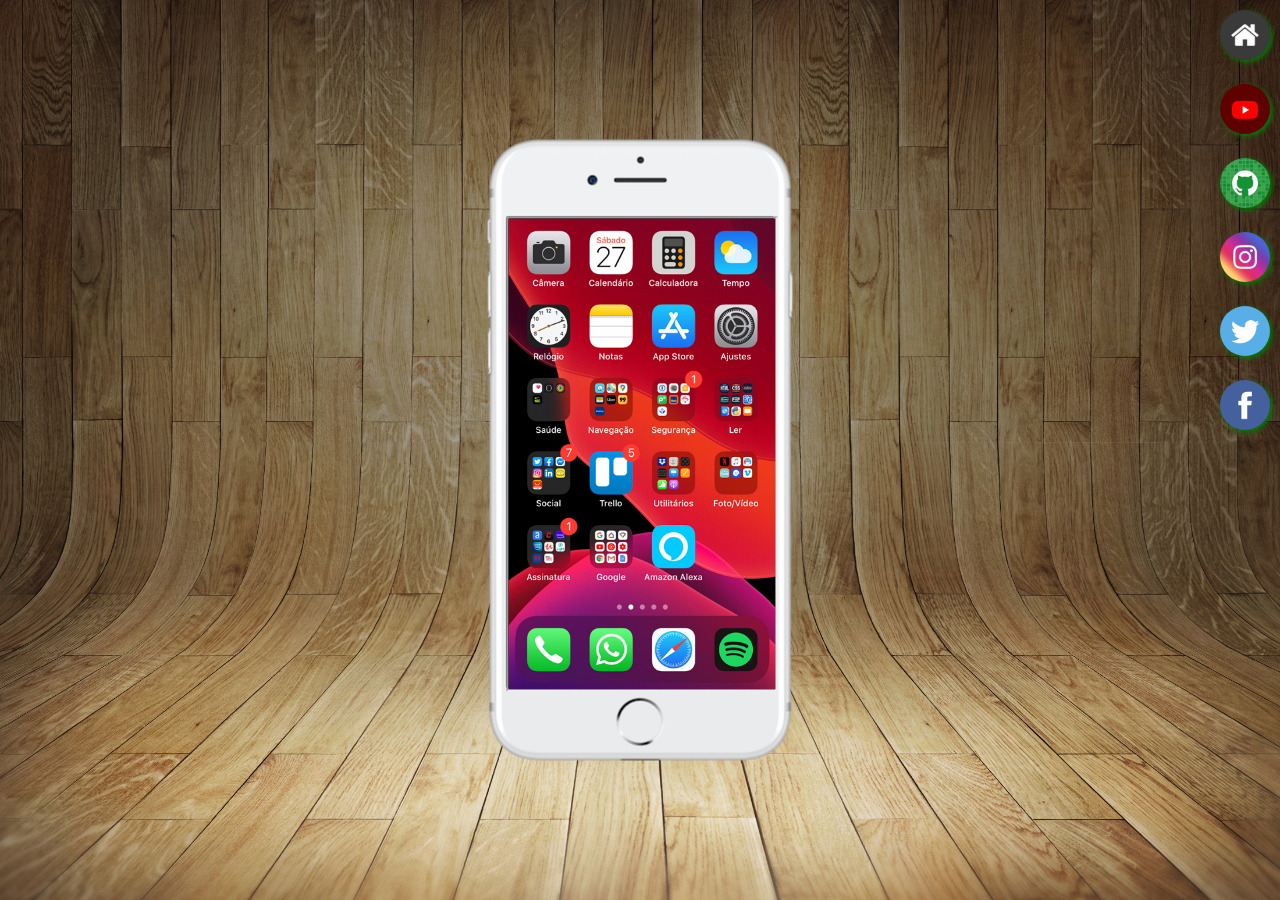
<file: index.html>
<!DOCTYPE html>
<html lang="pt-br">
<head>
    <meta charset="UTF-8">
    <meta name="viewport" content="width=device-width, initial-scale=1.0">
    <link rel="shortcut icon" href="favicon.ico" type="image/x-icon">
    <link rel="stylesheet" href="estilos/style.css">
    <title>Projeto Redes Sociais </title>
</head>
<body>
    <main>
        <section id="telefone">
                <iframe src="home.html" name="tela" id="tela">
                    Seu navegador nao é  compativél com isso.  
                </iframe>

        </section>
        <section id="redes-sociais">
            <a href="" target="tela"> <img src="imagens/logo-home.jpg" alt="home"></a> <br>

            <a href="youtub.html" target="tela"> <img src="imagens/logo-youtube.jpg" alt="youtube"></a> <br>

            <a href="github.html" target="tela"> <img src="imagens/logo-github.jpg" alt="Github"></a> <br>

            <a href="instagran.html" target="tela"> <img src="imagens/logo-instagram.jpg" alt="Instagran"></a> <br>

            <a href="twitter.html" target="tela"> <img src="imagens/logo-twitter.jpg" alt="Twitter"></a> <br>

            <a href="facebook.html" target="tela"> <img src="imagens/logo-facebook.jpg" alt="Facebook"></a>
        </section>

    </main>
</body>
</html>
</file>
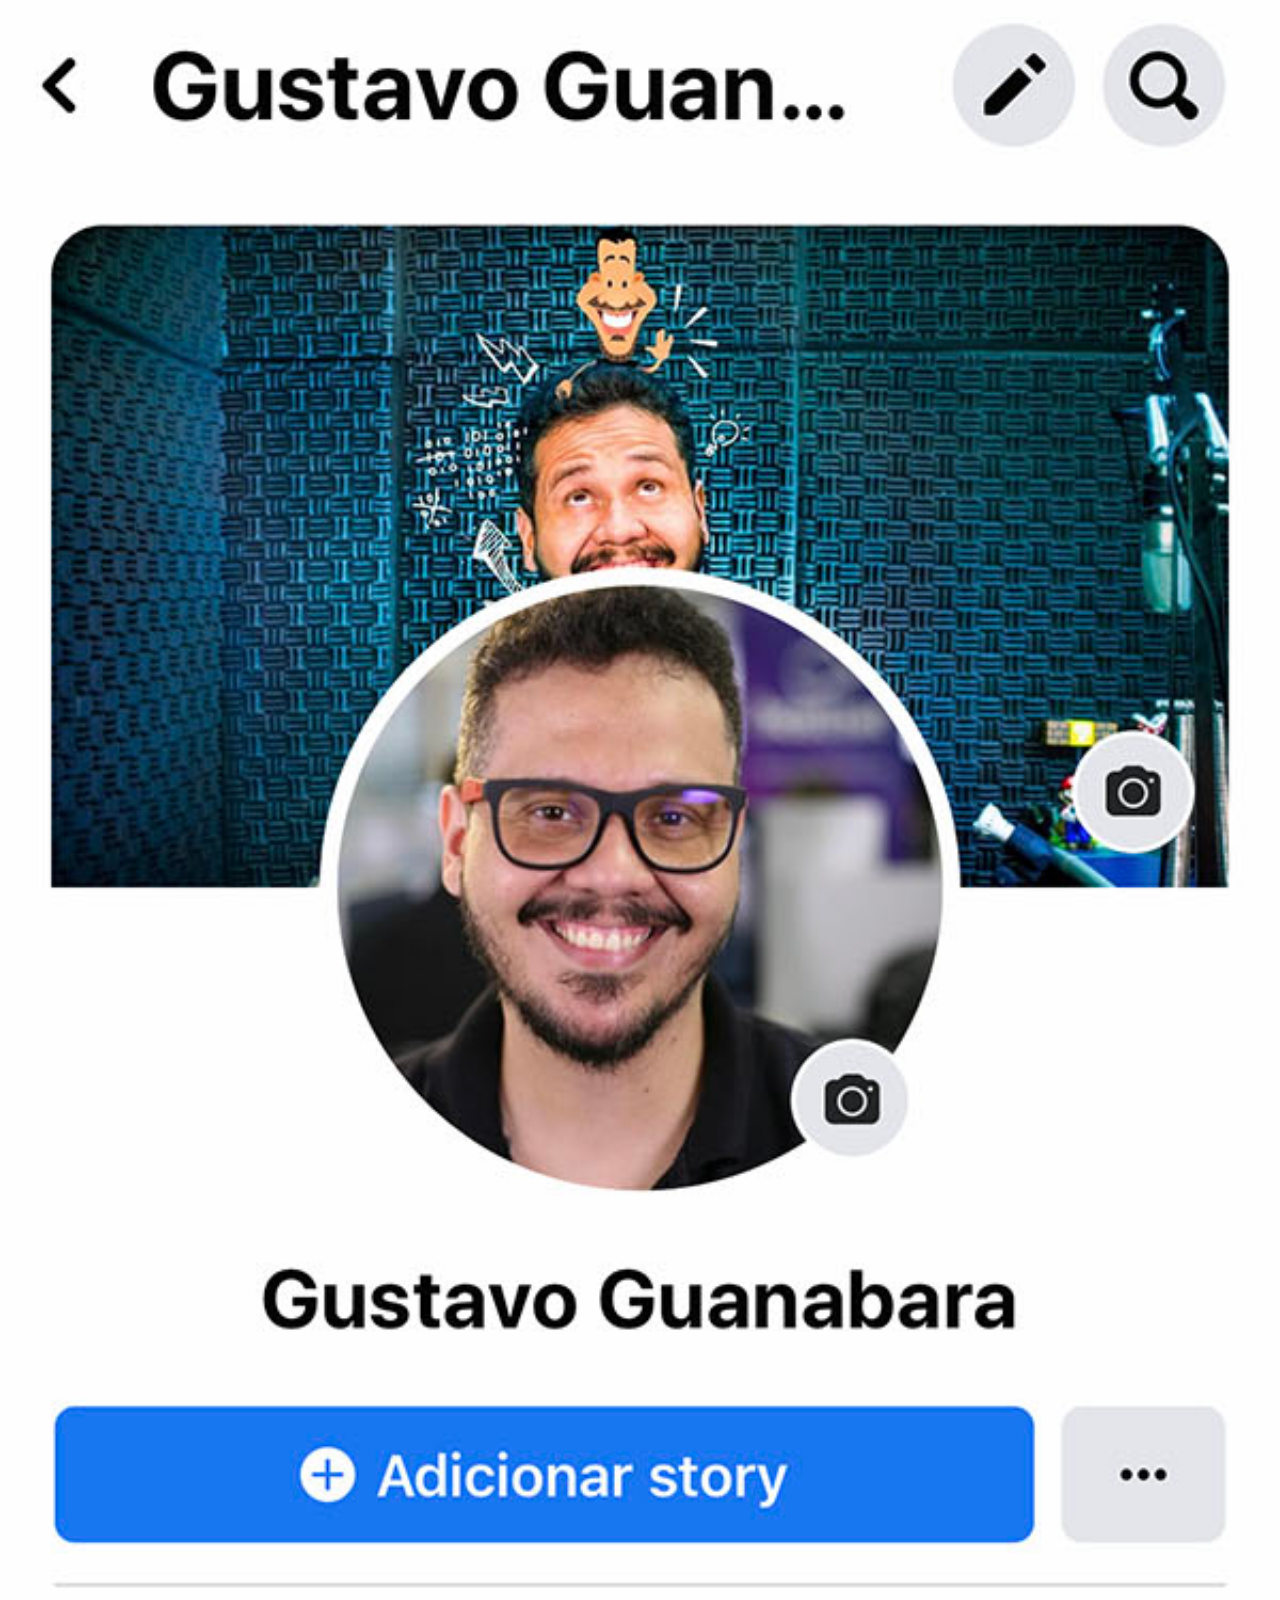
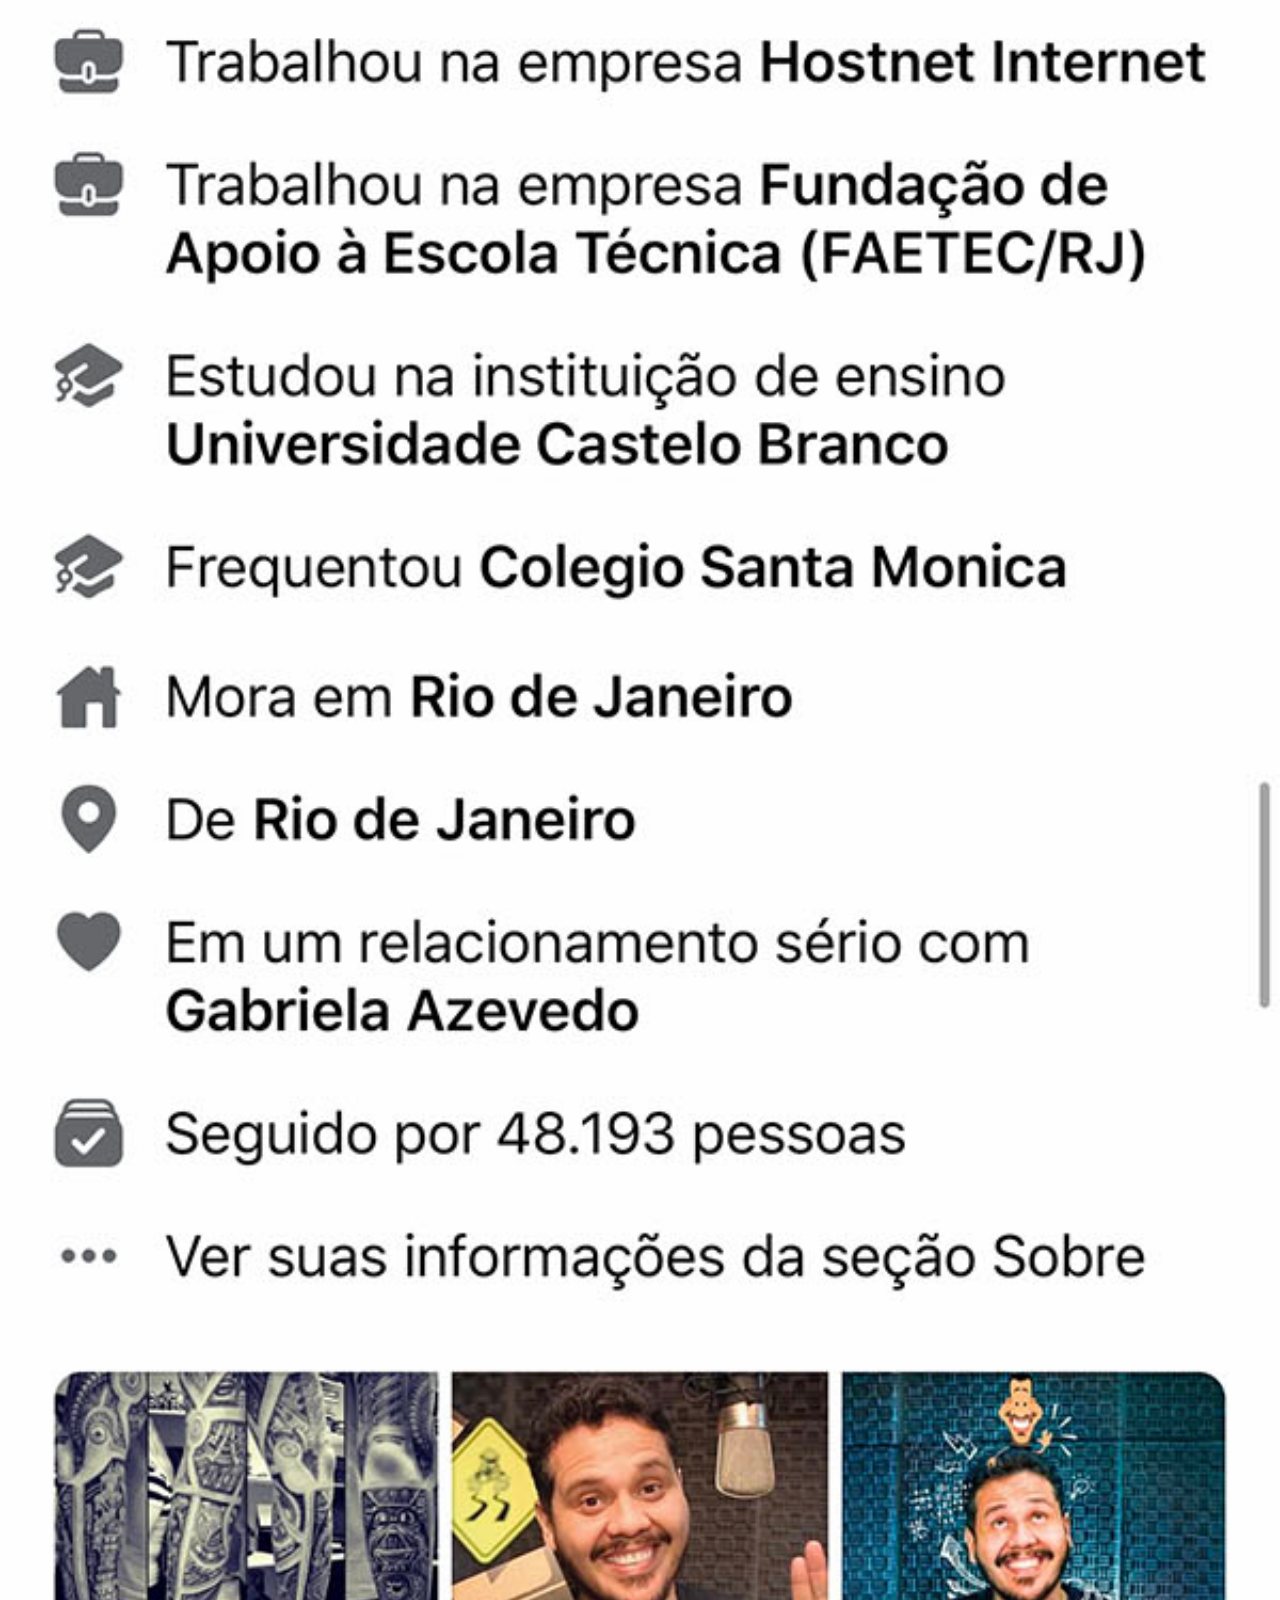
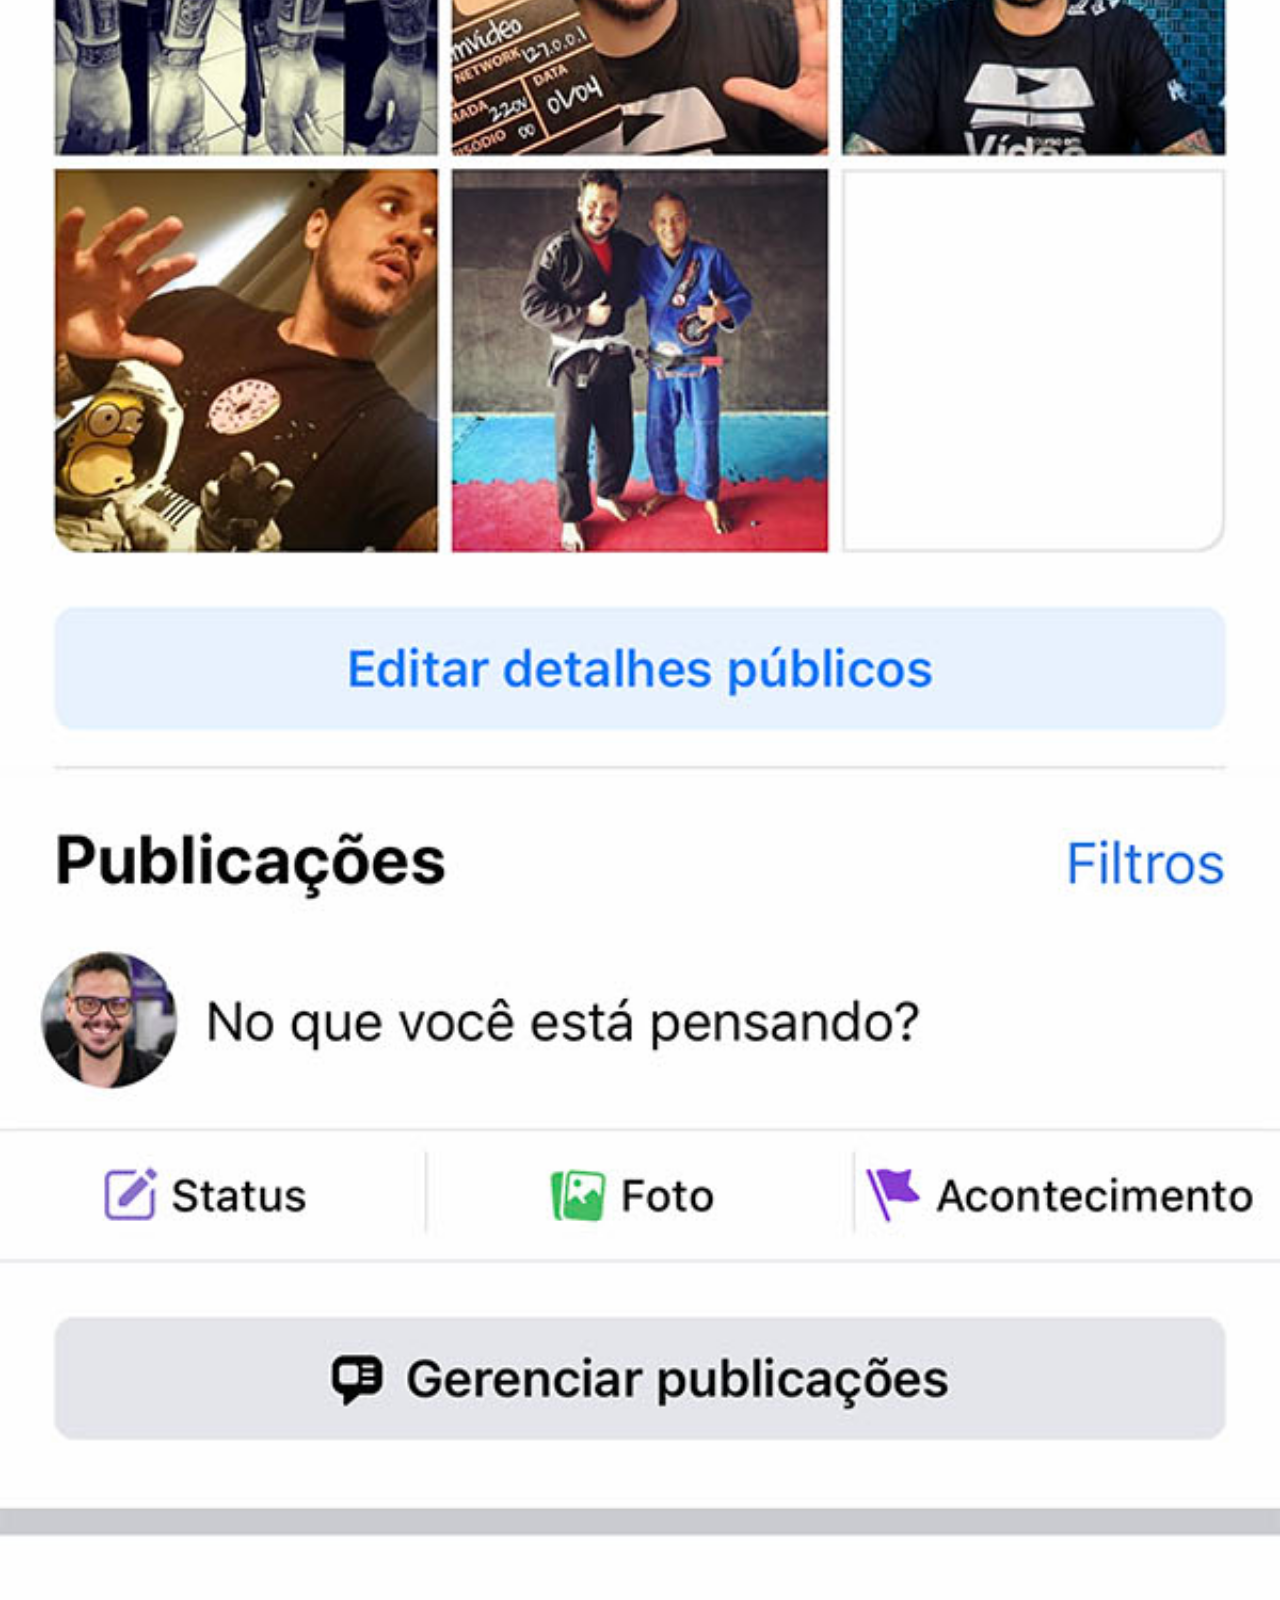
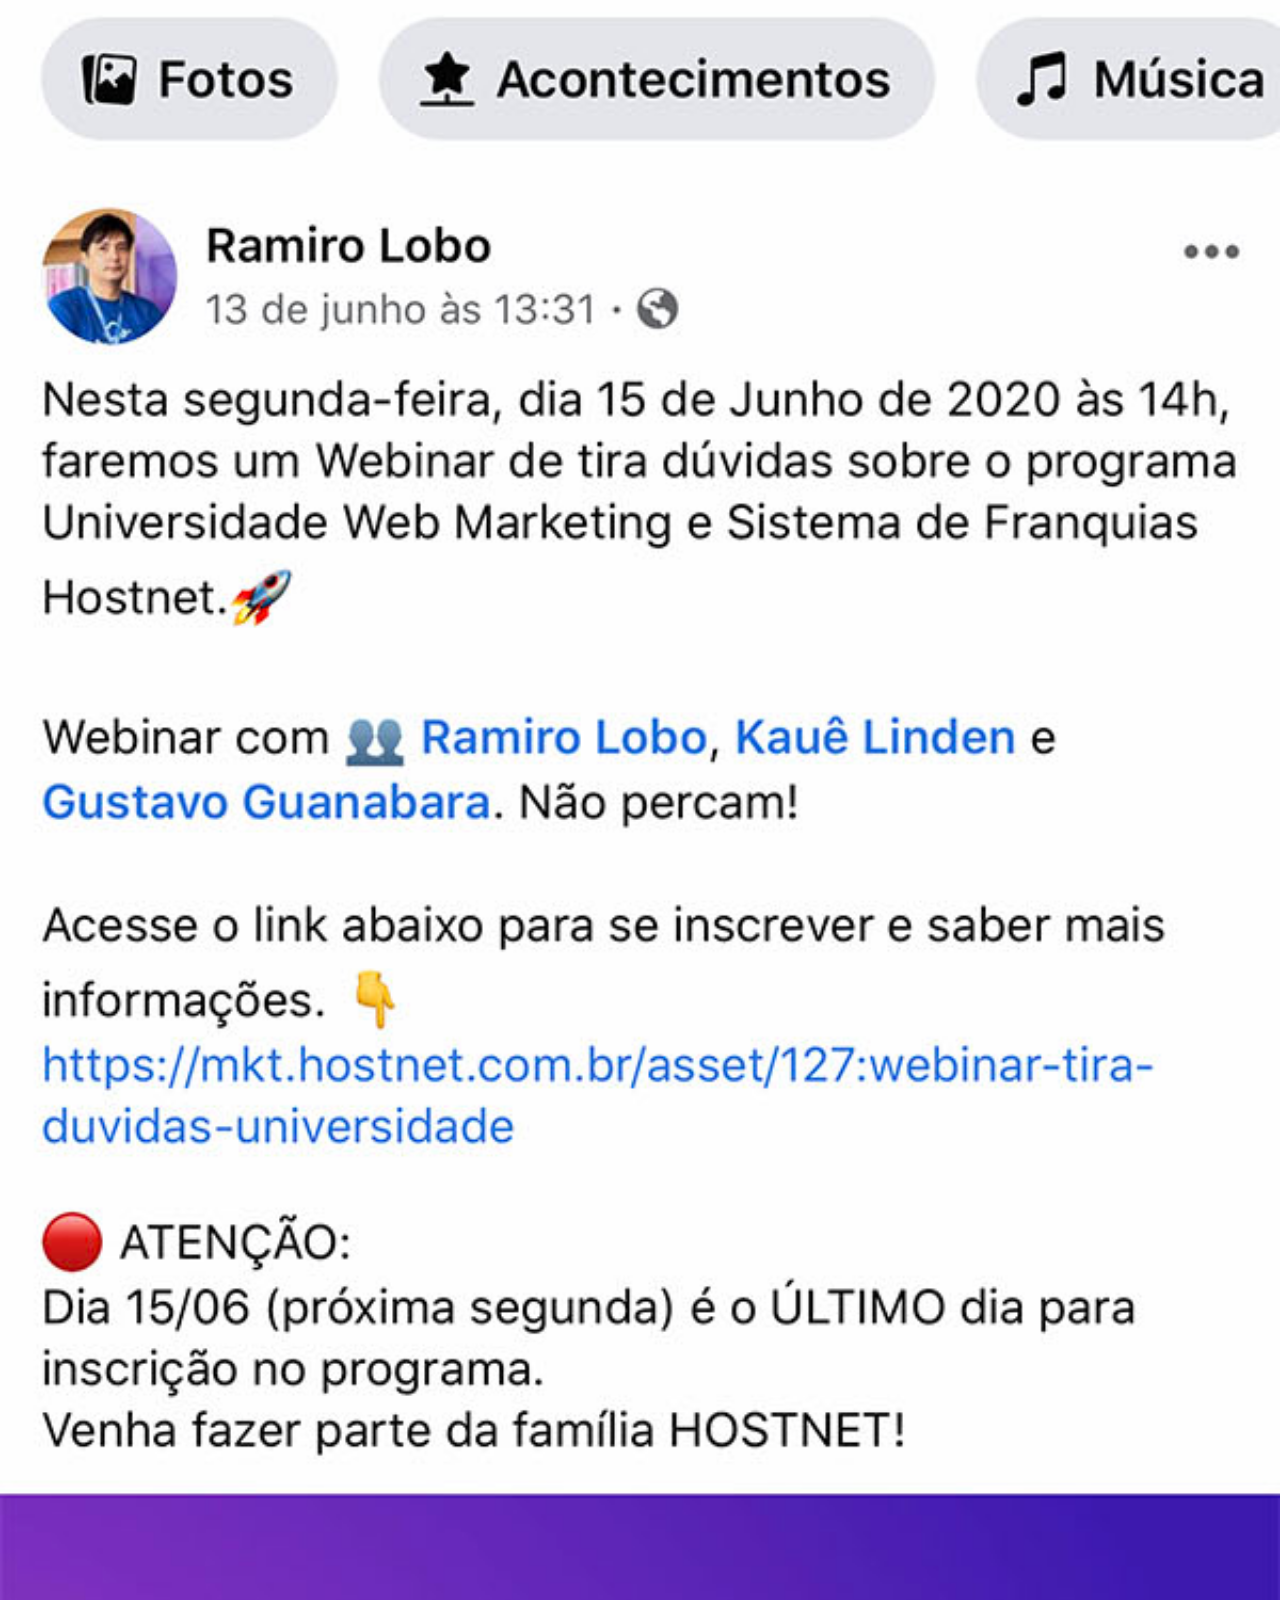
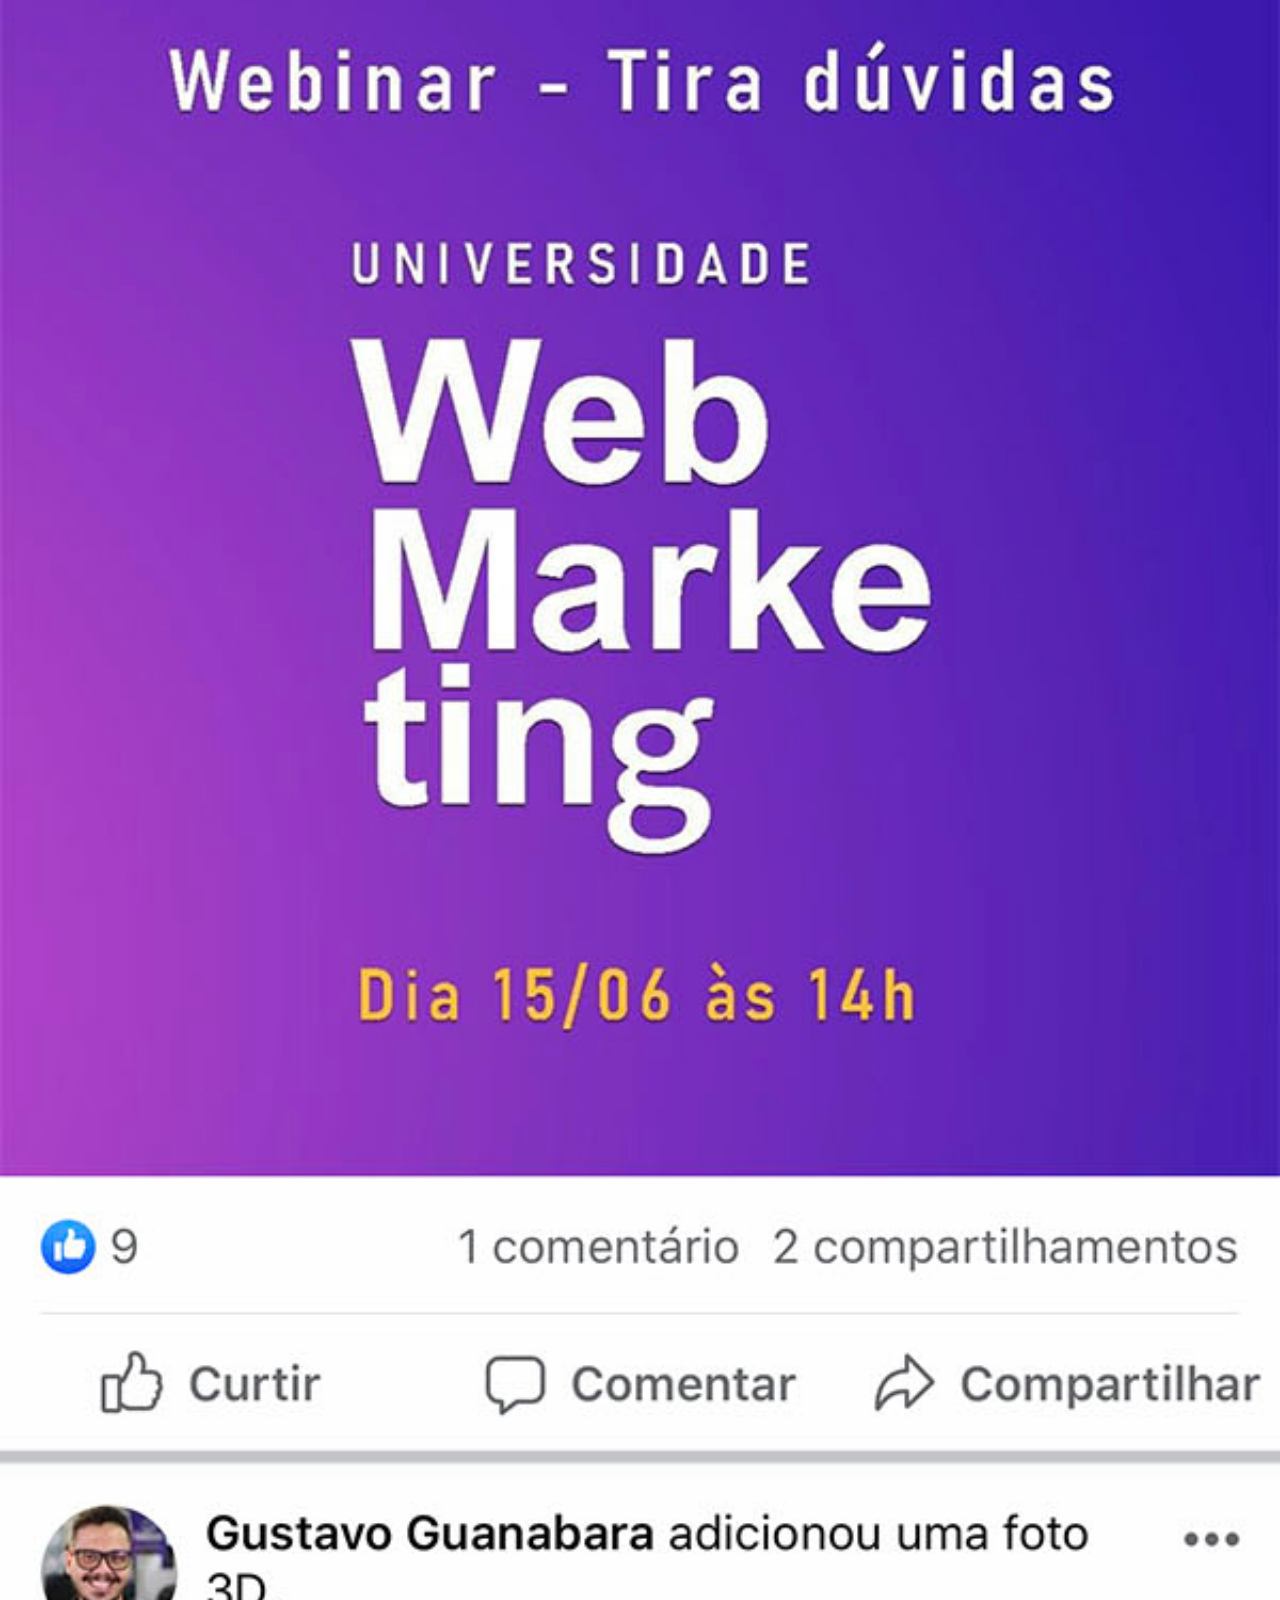
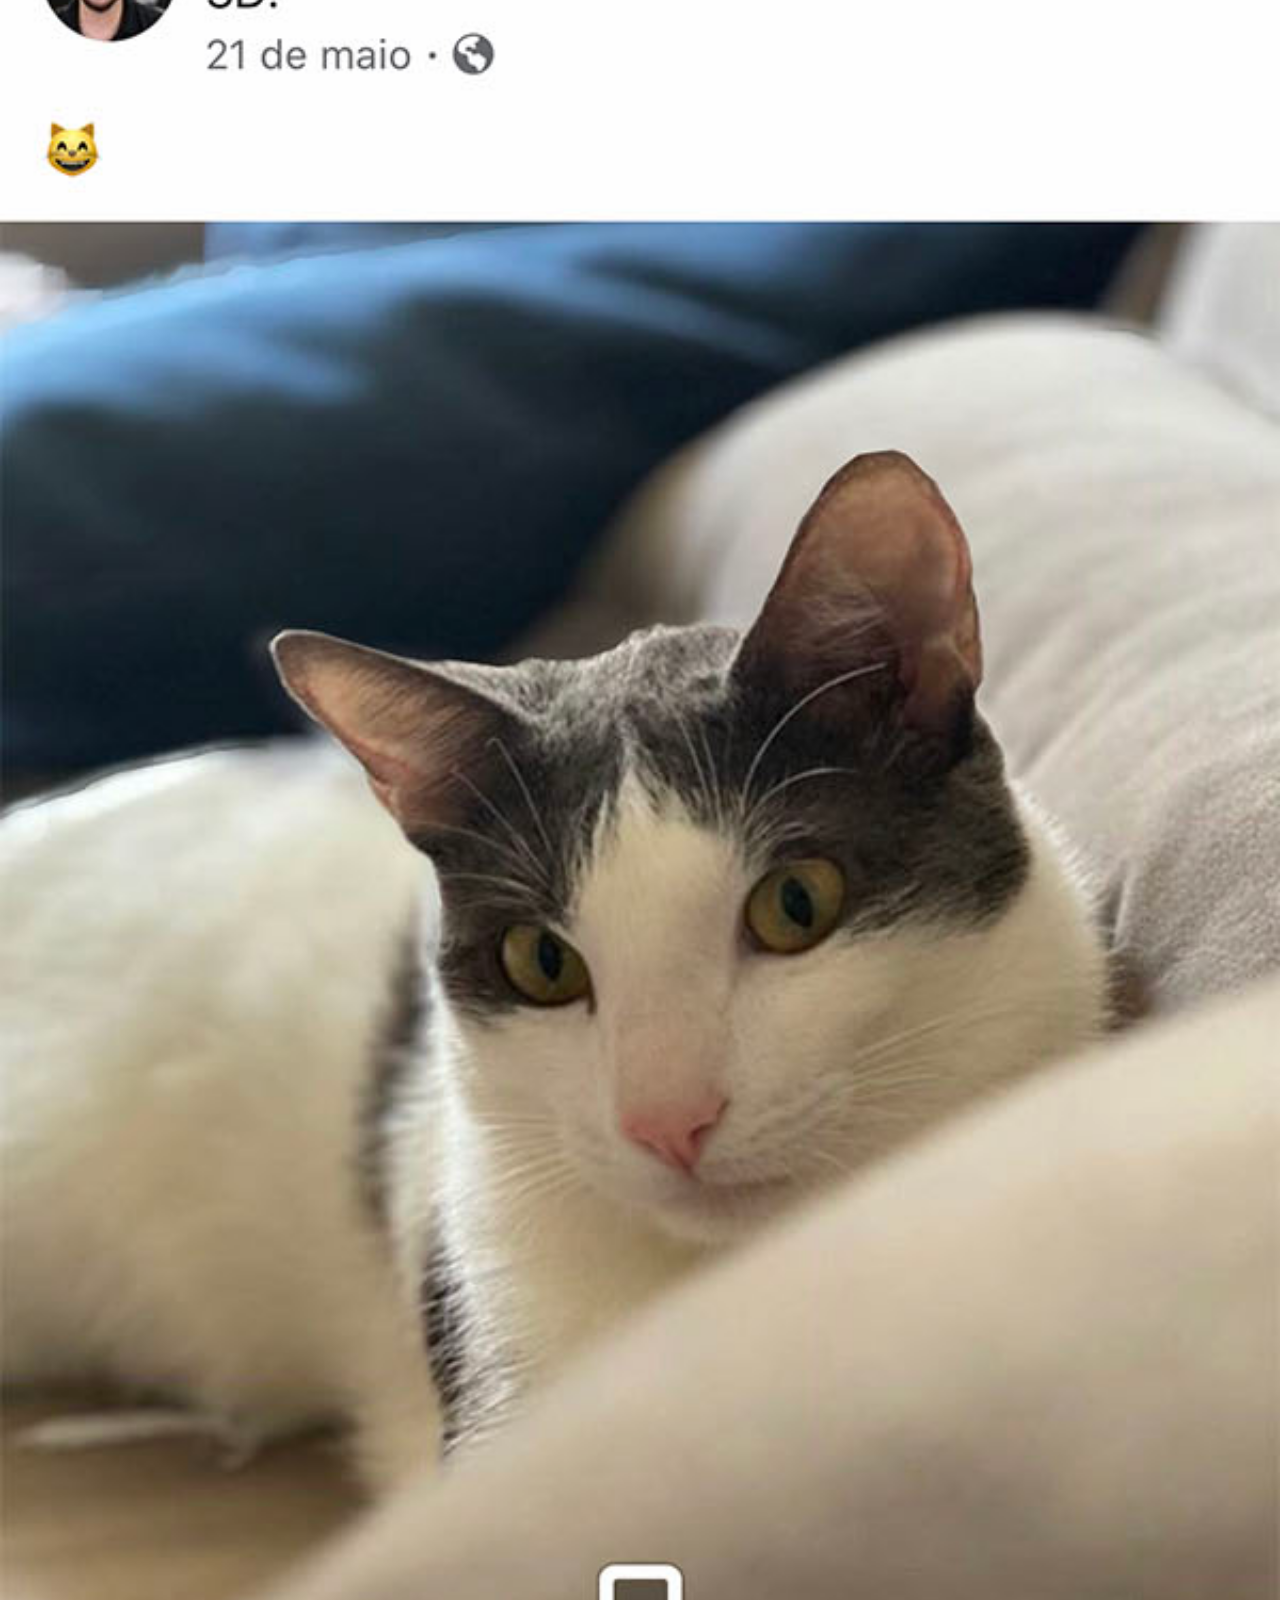
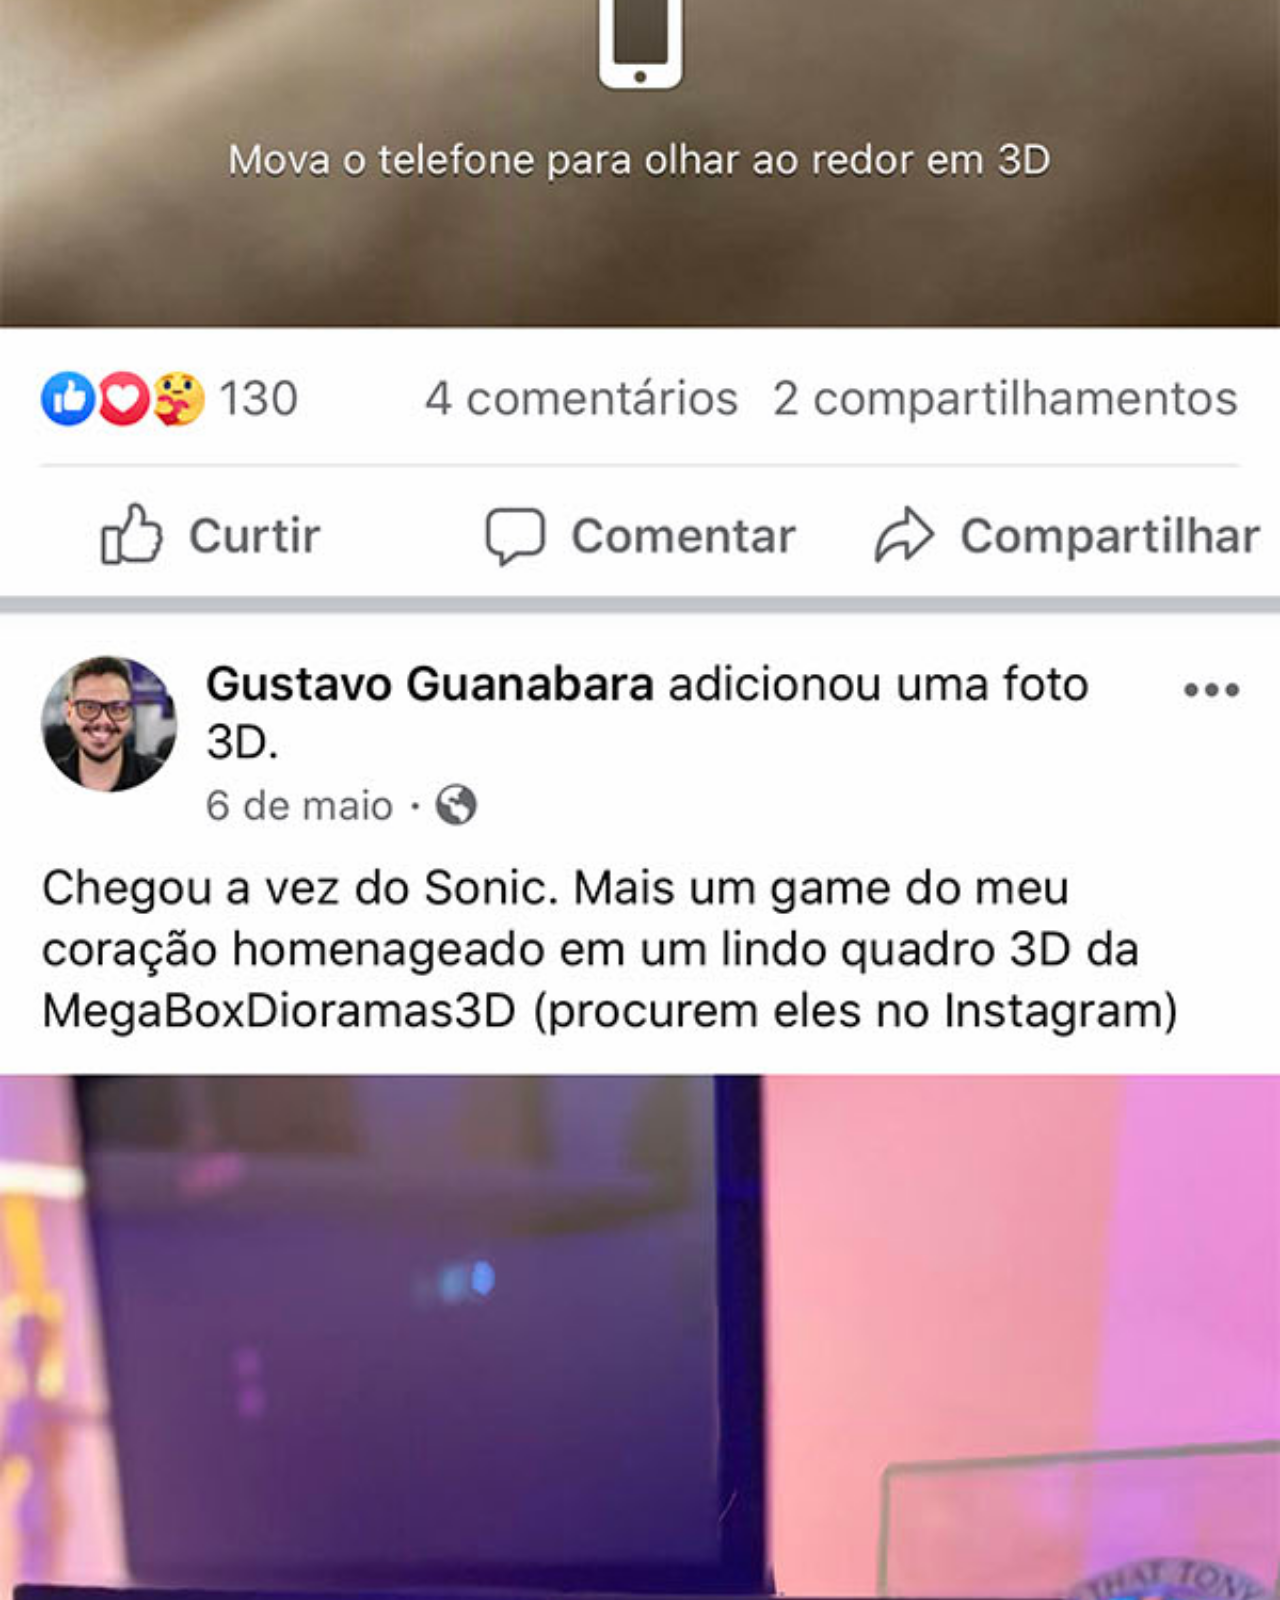
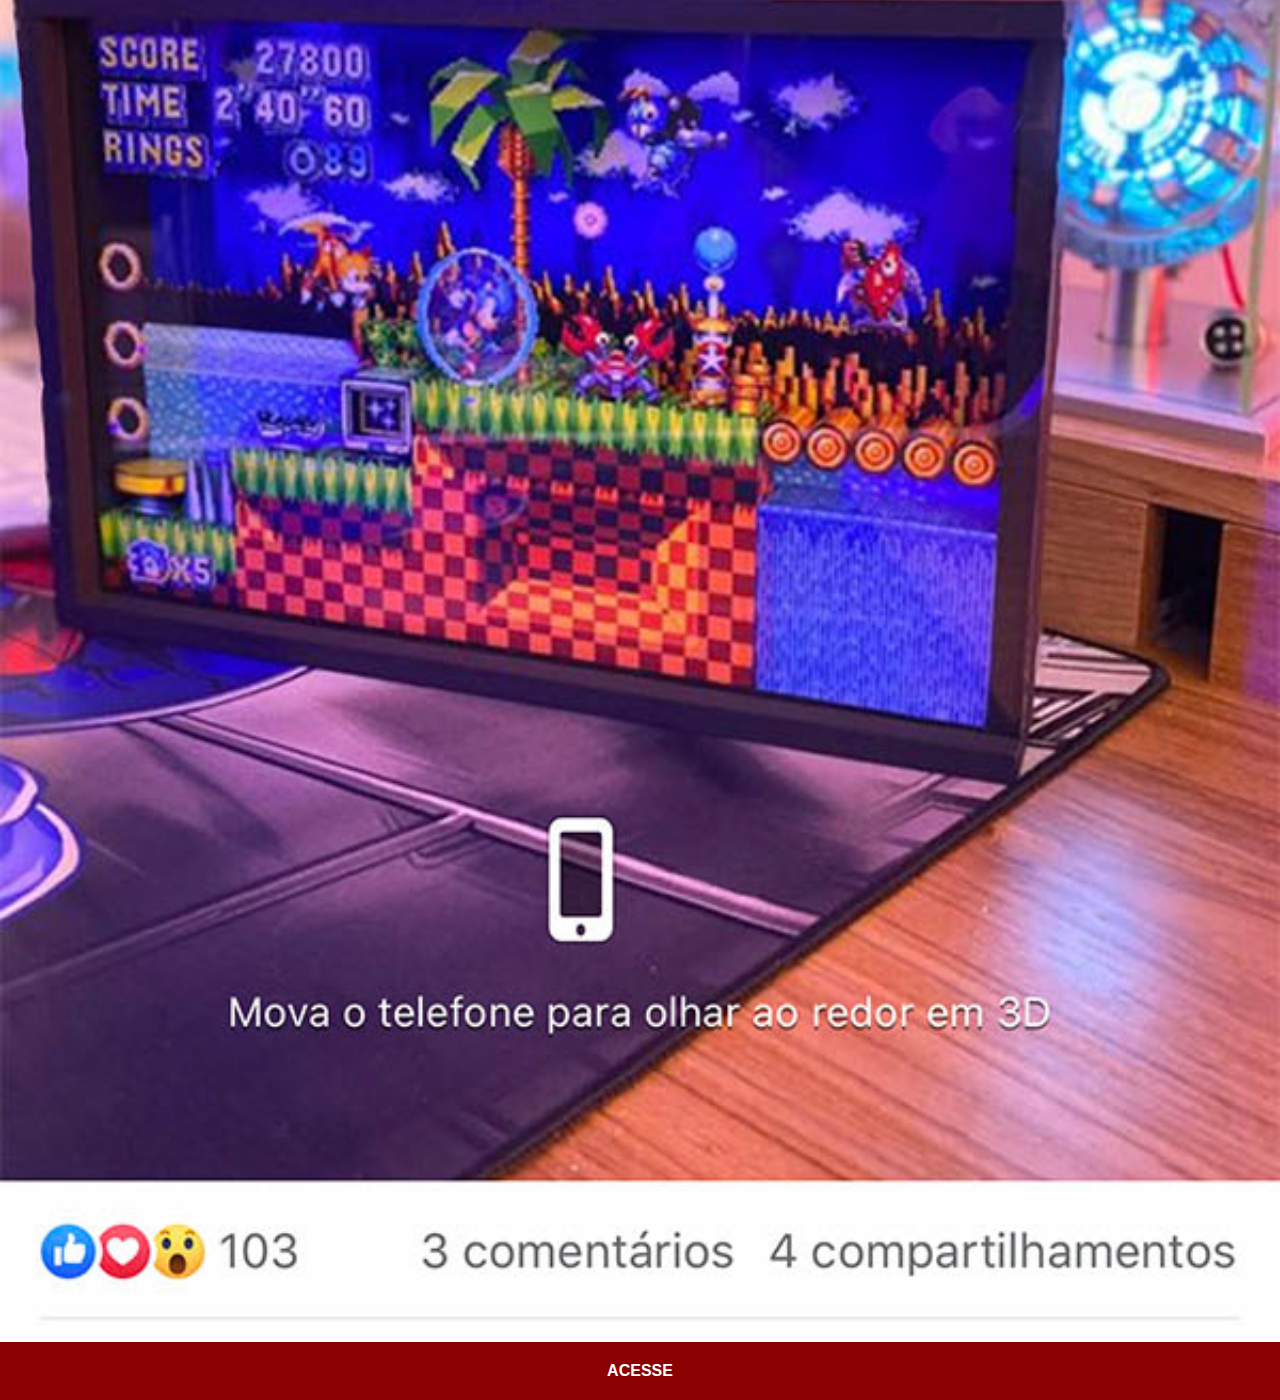
<file: facebook.html>
<!DOCTYPE html>
<html lang="pt-br">
<head>
    <meta charset="UTF-8">
    <meta name="viewport" content="width=device-width, initial-scale=1.0">
    <title>FACEBOOK</title>
    <link rel="stylesheet" href="estilos/social.css">
</head>
<body>
    <img src="imagens/tela-facebook.jpg" alt="facebook">

    <a href="https://www.facebook.com/gustavoguanabara/?locale=pt_BR" target="_blank"> ACESSE</a>
    
</body>
</html>
</file>
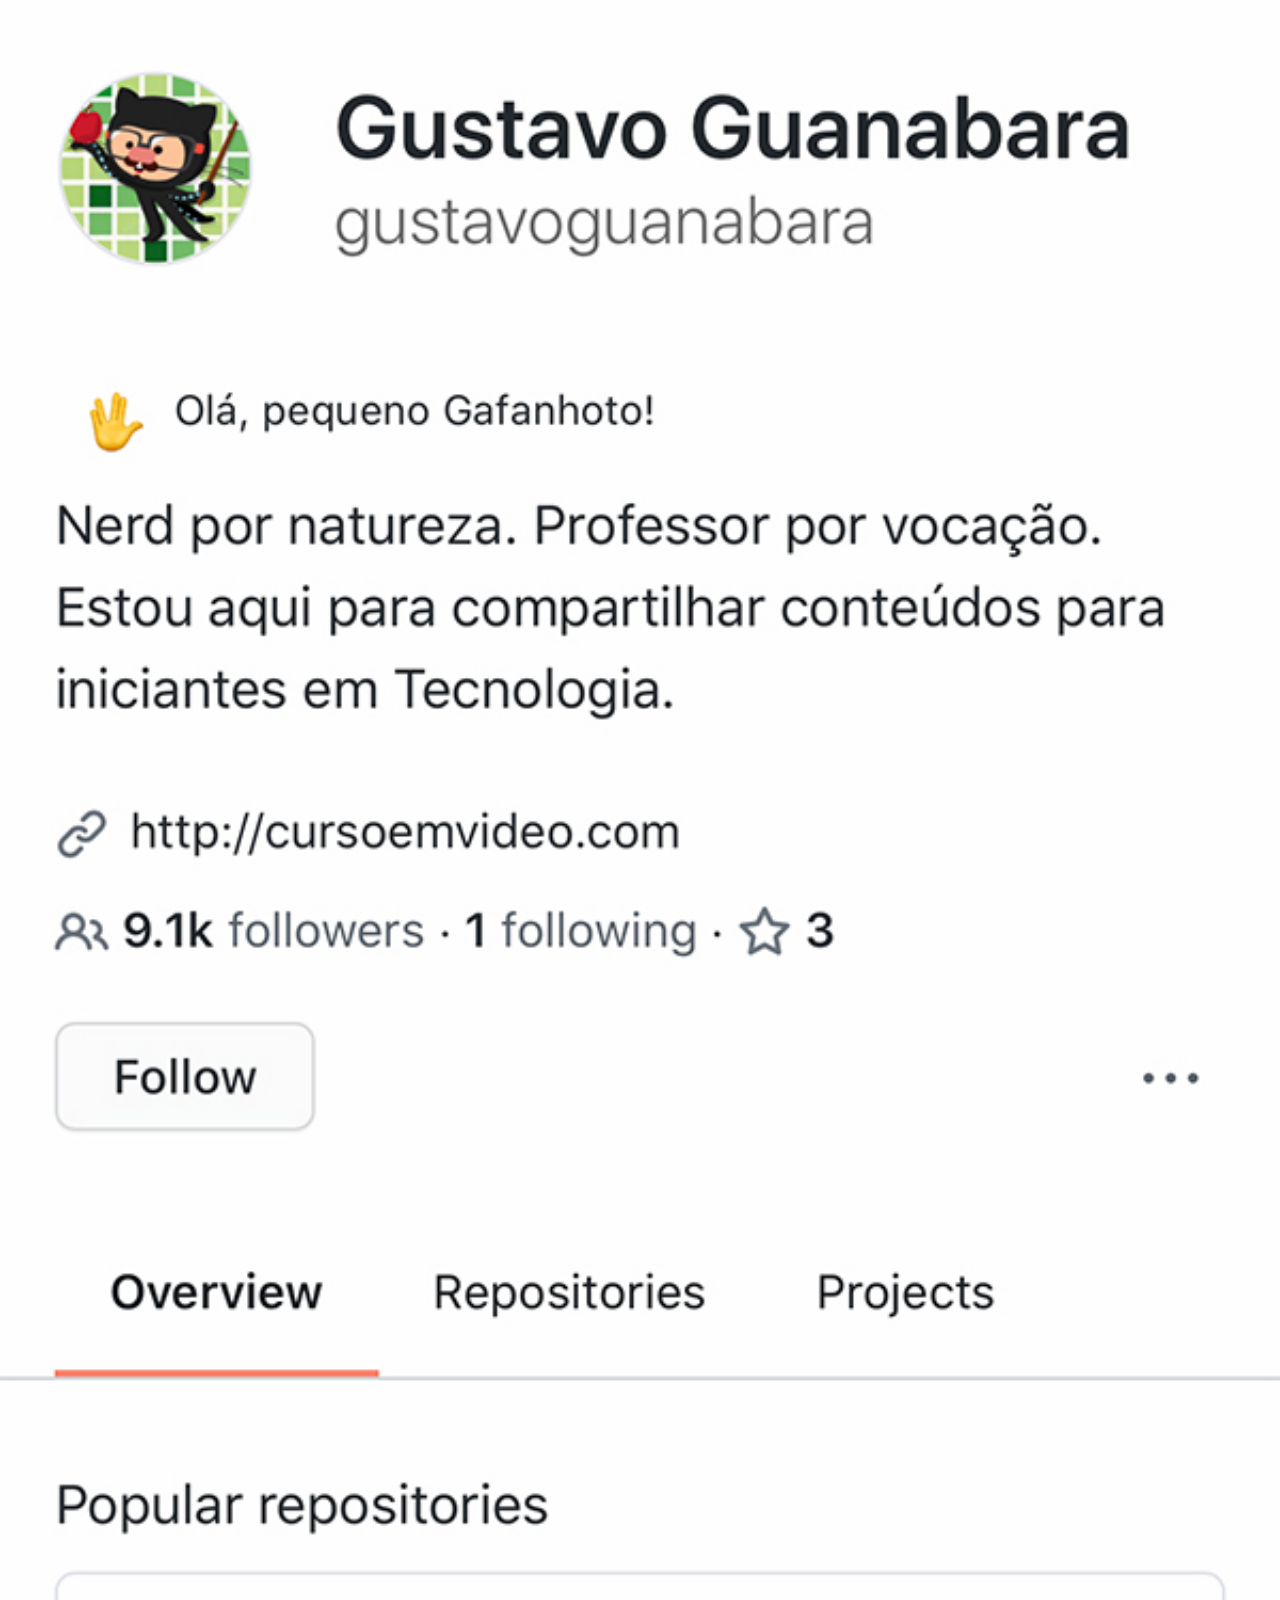
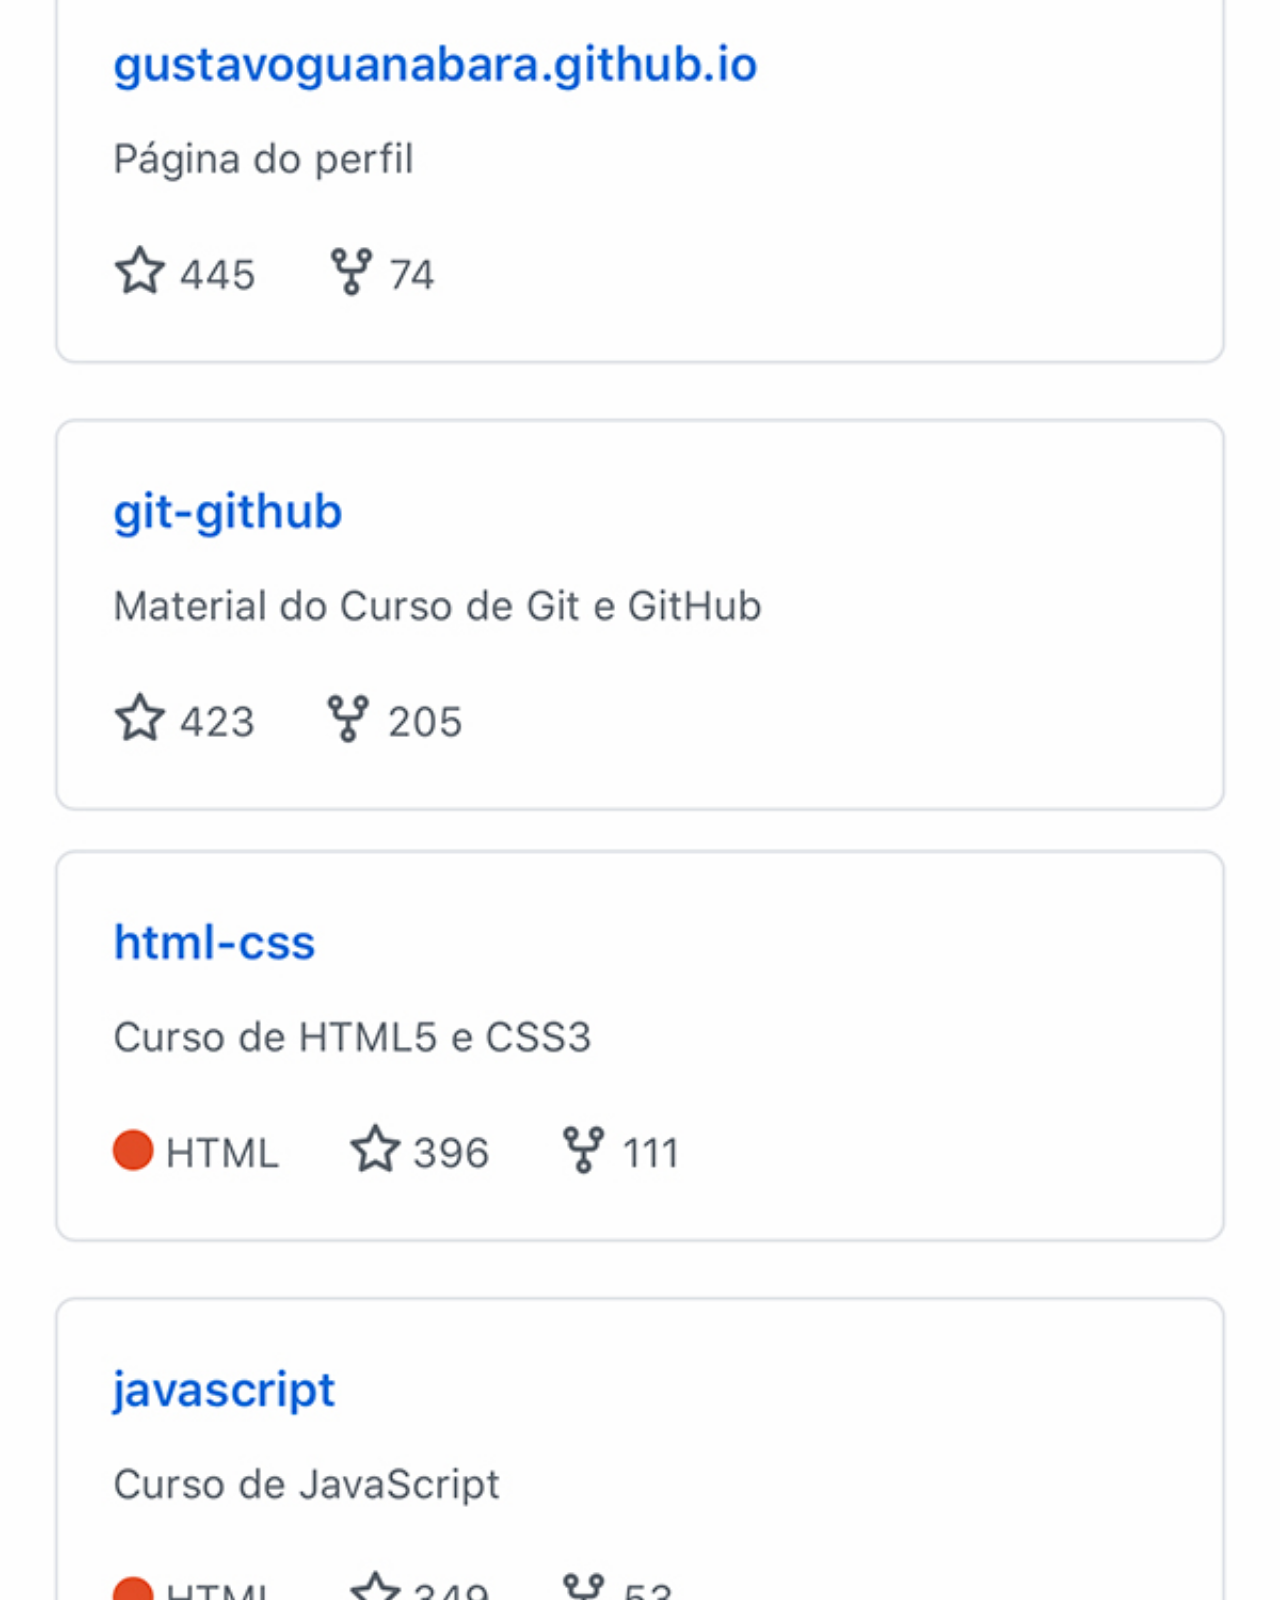
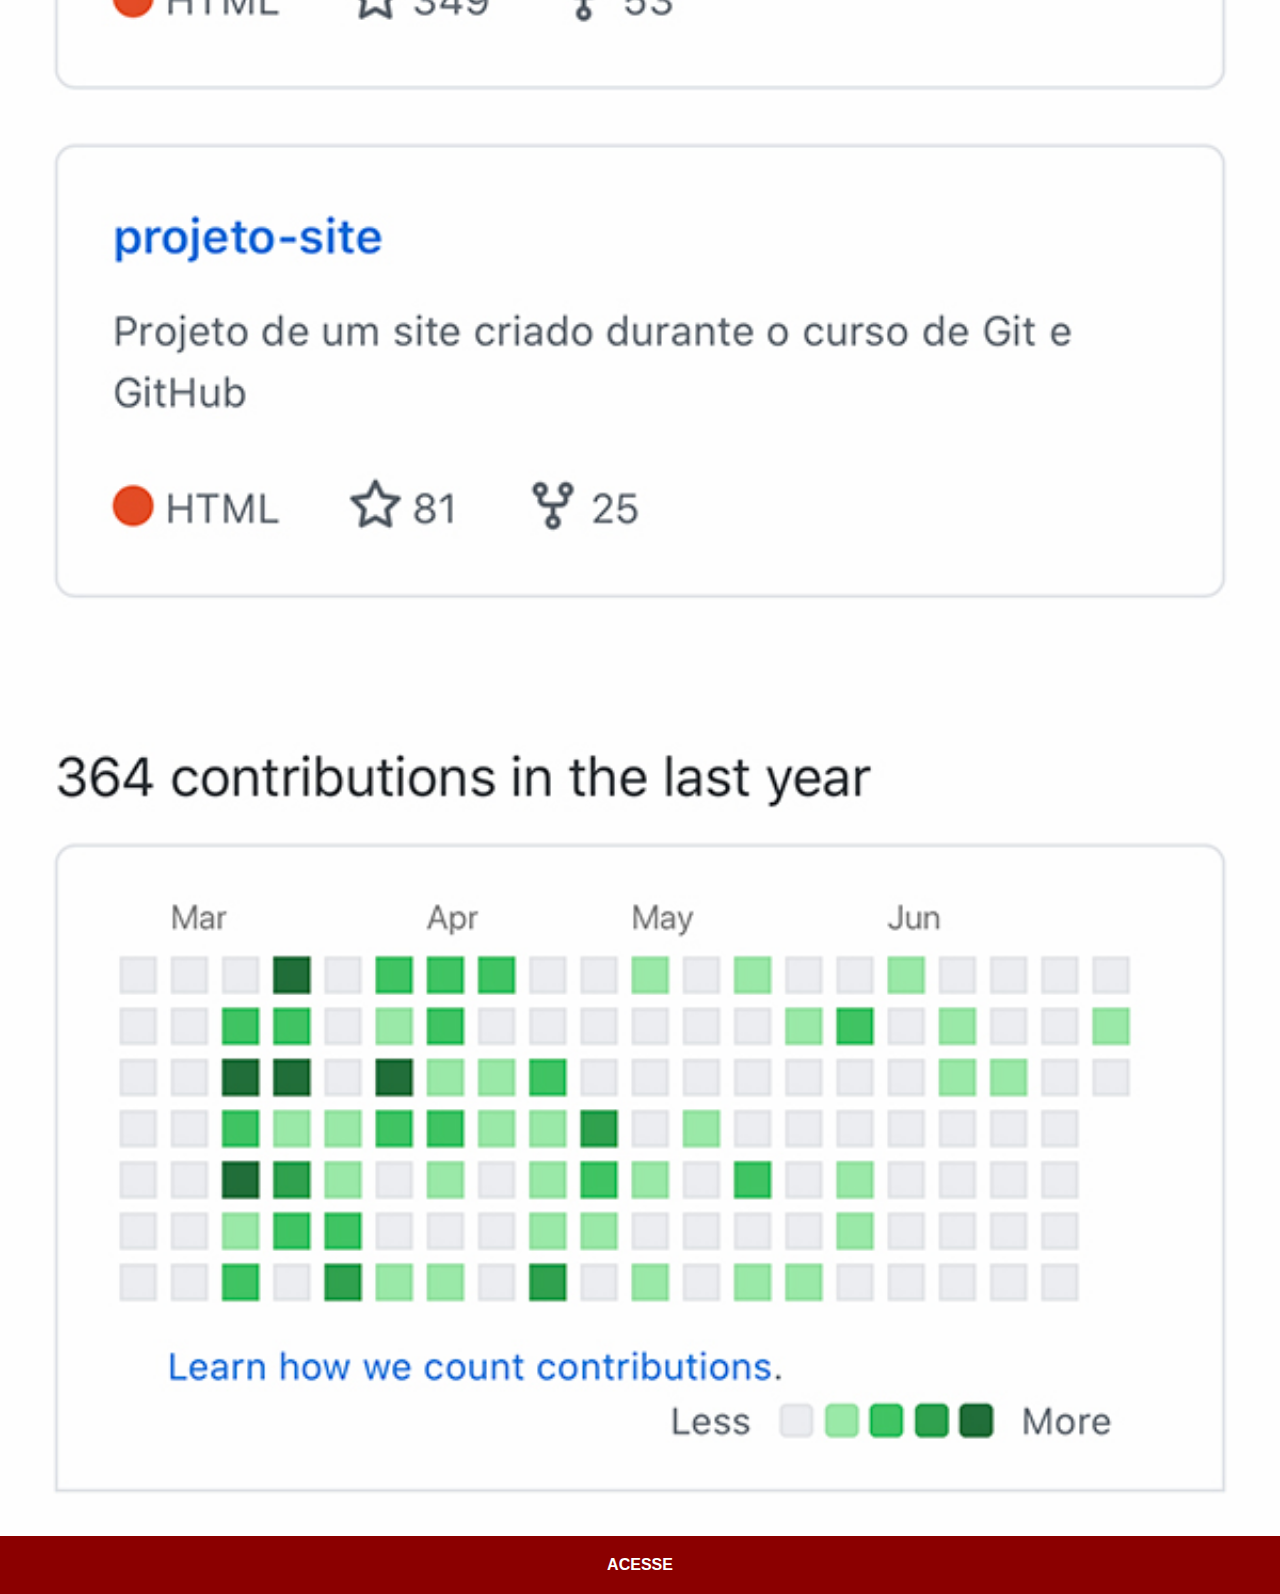
<file: github.html>
<!DOCTYPE html>
<html lang="pt-br">
<head>
    <meta charset="UTF-8">
    <meta name="viewport" content="width=device-width, initial-scale=1.0">
    <title>Github</title>
    <link rel="stylesheet" href="estilos/social.css">
</head>
<body>
    <img src="imagens/tela-github.jpg" alt="Github">
    <a href="https://github.com/nogueira94danilo" target="_blank"> ACESSE</a>
    
</body>
</html>
</file>
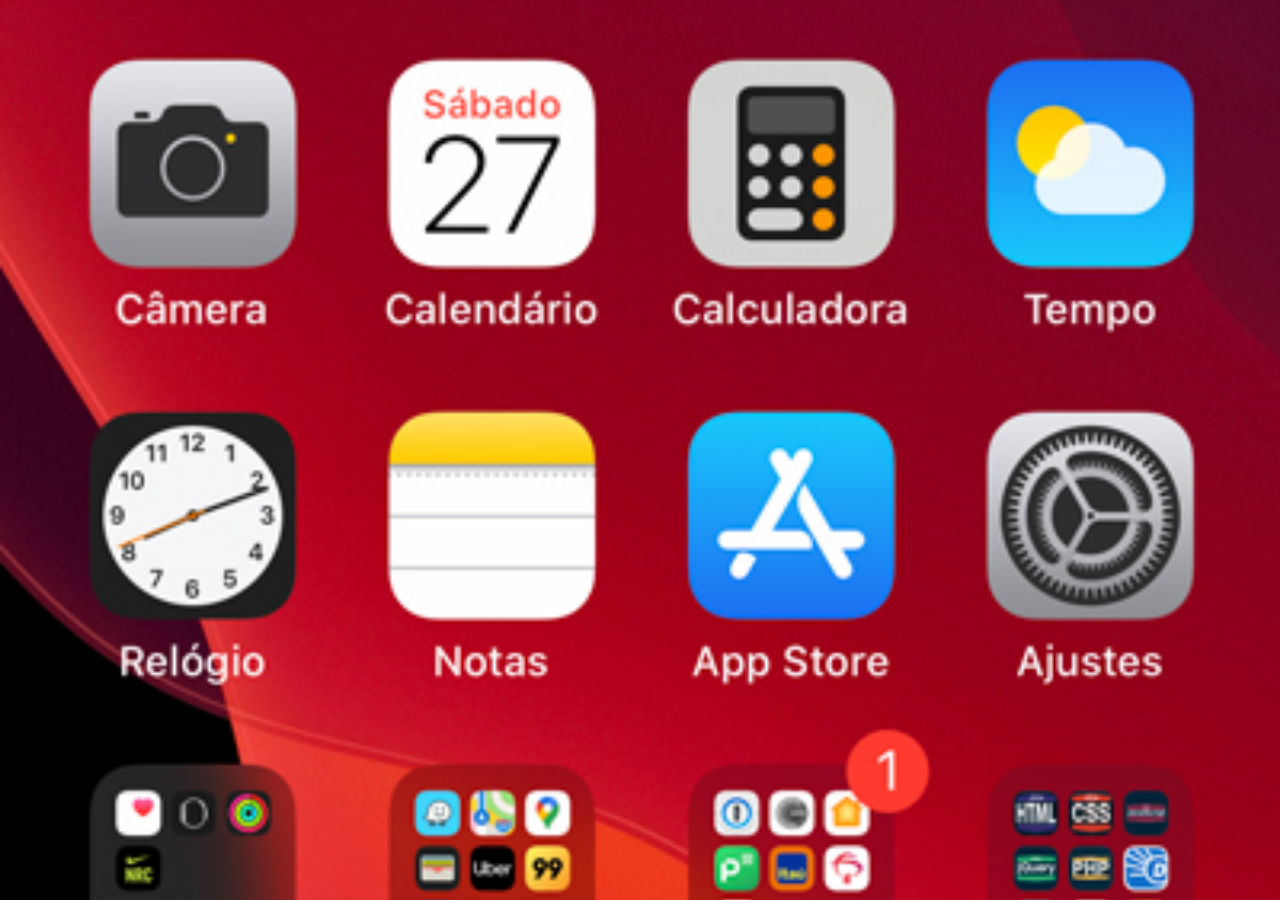
<file: home.html>
<!DOCTYPE html>
<html lang="pt-br">
<head>
    <meta charset="UTF-8">
    <meta name="viewport" content="width=device-width, initial-scale=1.0">
    <title>Home</title>
</head>
<style>
    * {
        margin: 0px;
        padding: 0px;

    }
    body {
        width: 100vw;
        height: 0px;
        background: black url('imagens/tela-home.jpg')        
         no-repeat top center;
         background-size: cover;
    }
</style>
<body>
    
</body>
</html>
</file>
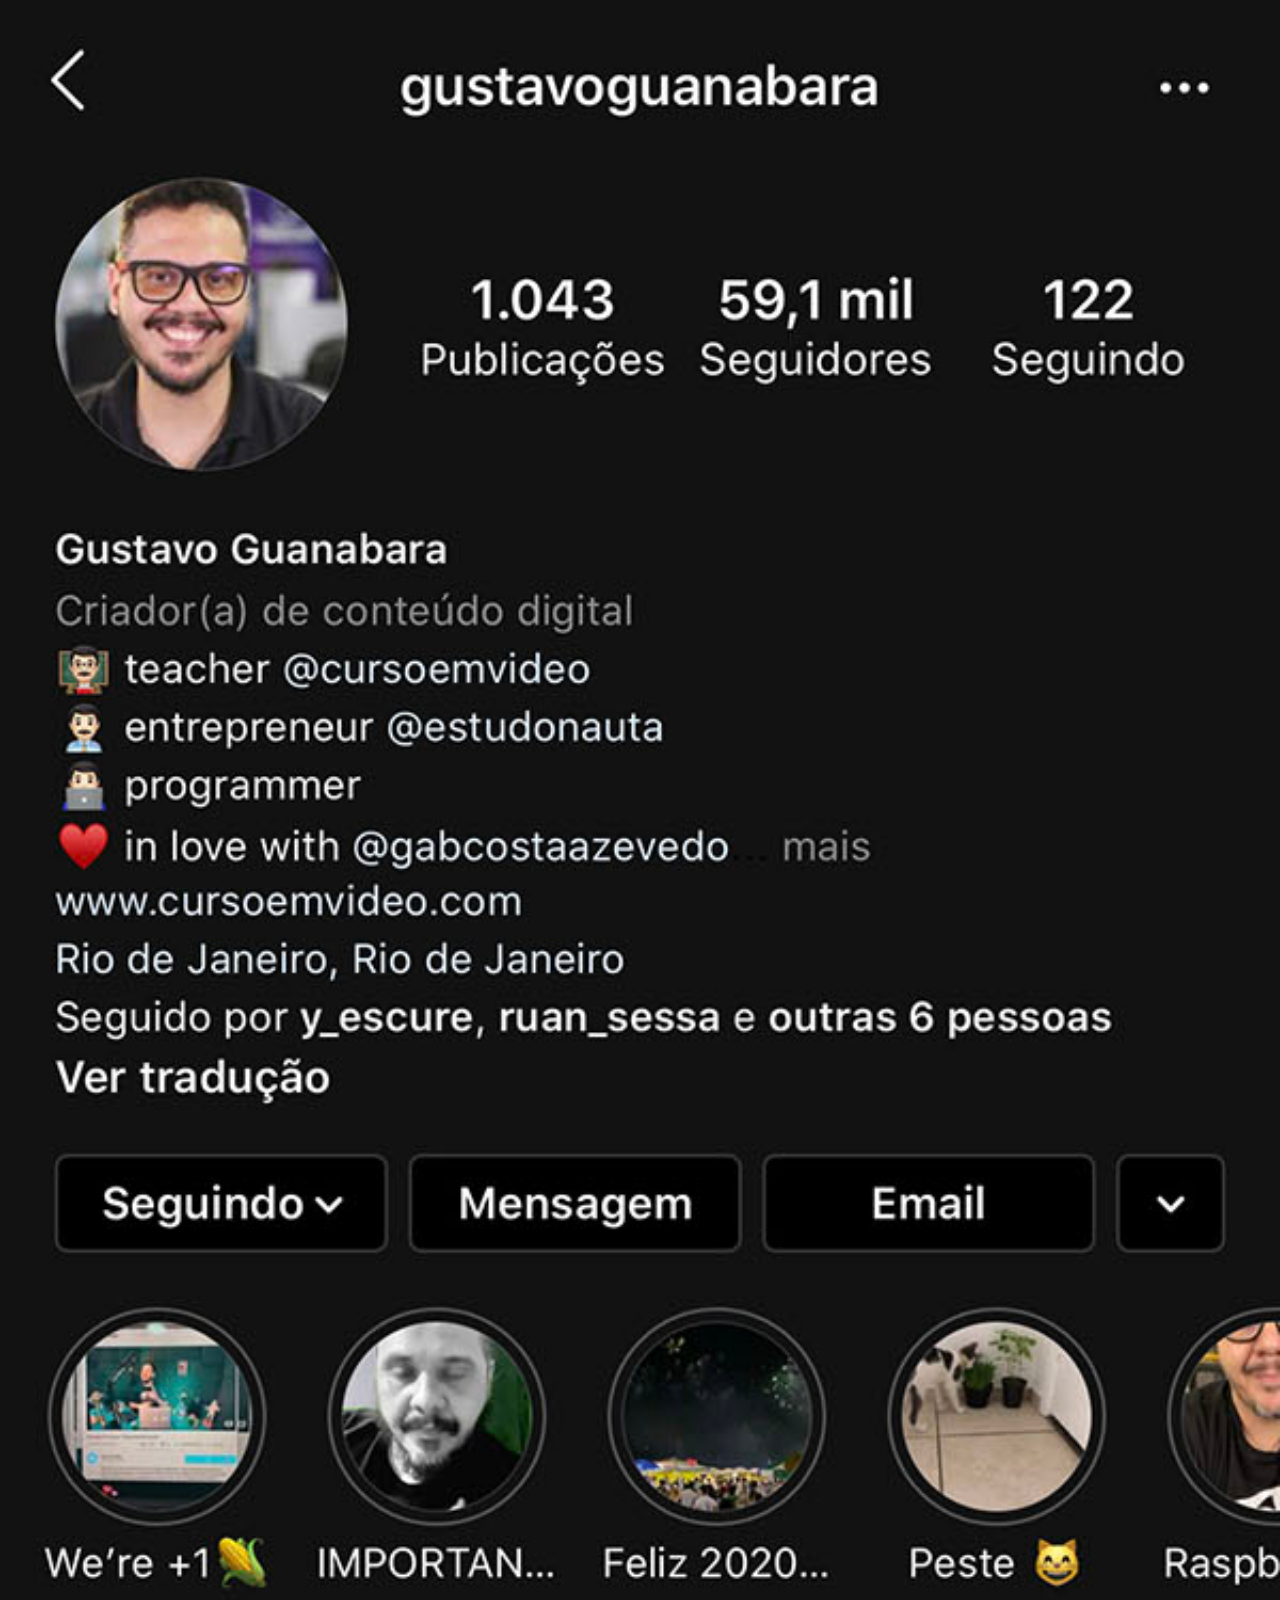
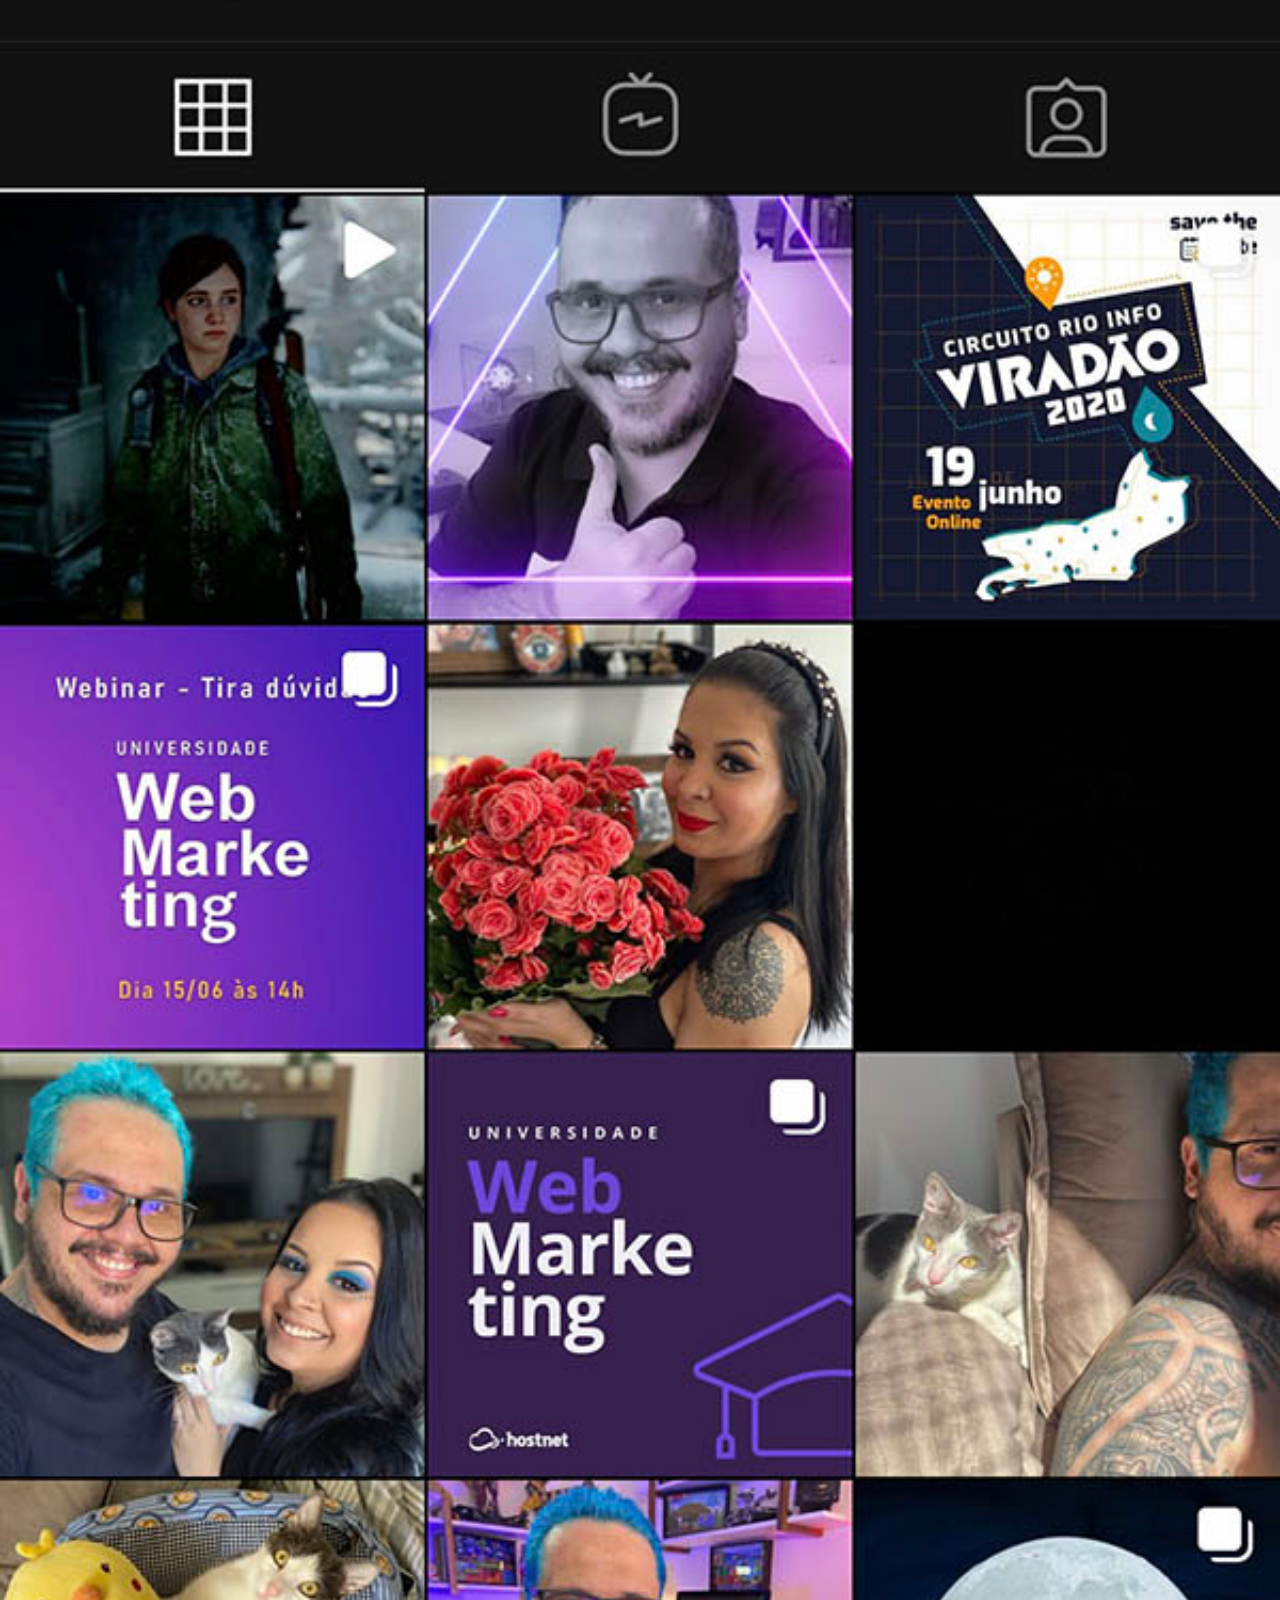
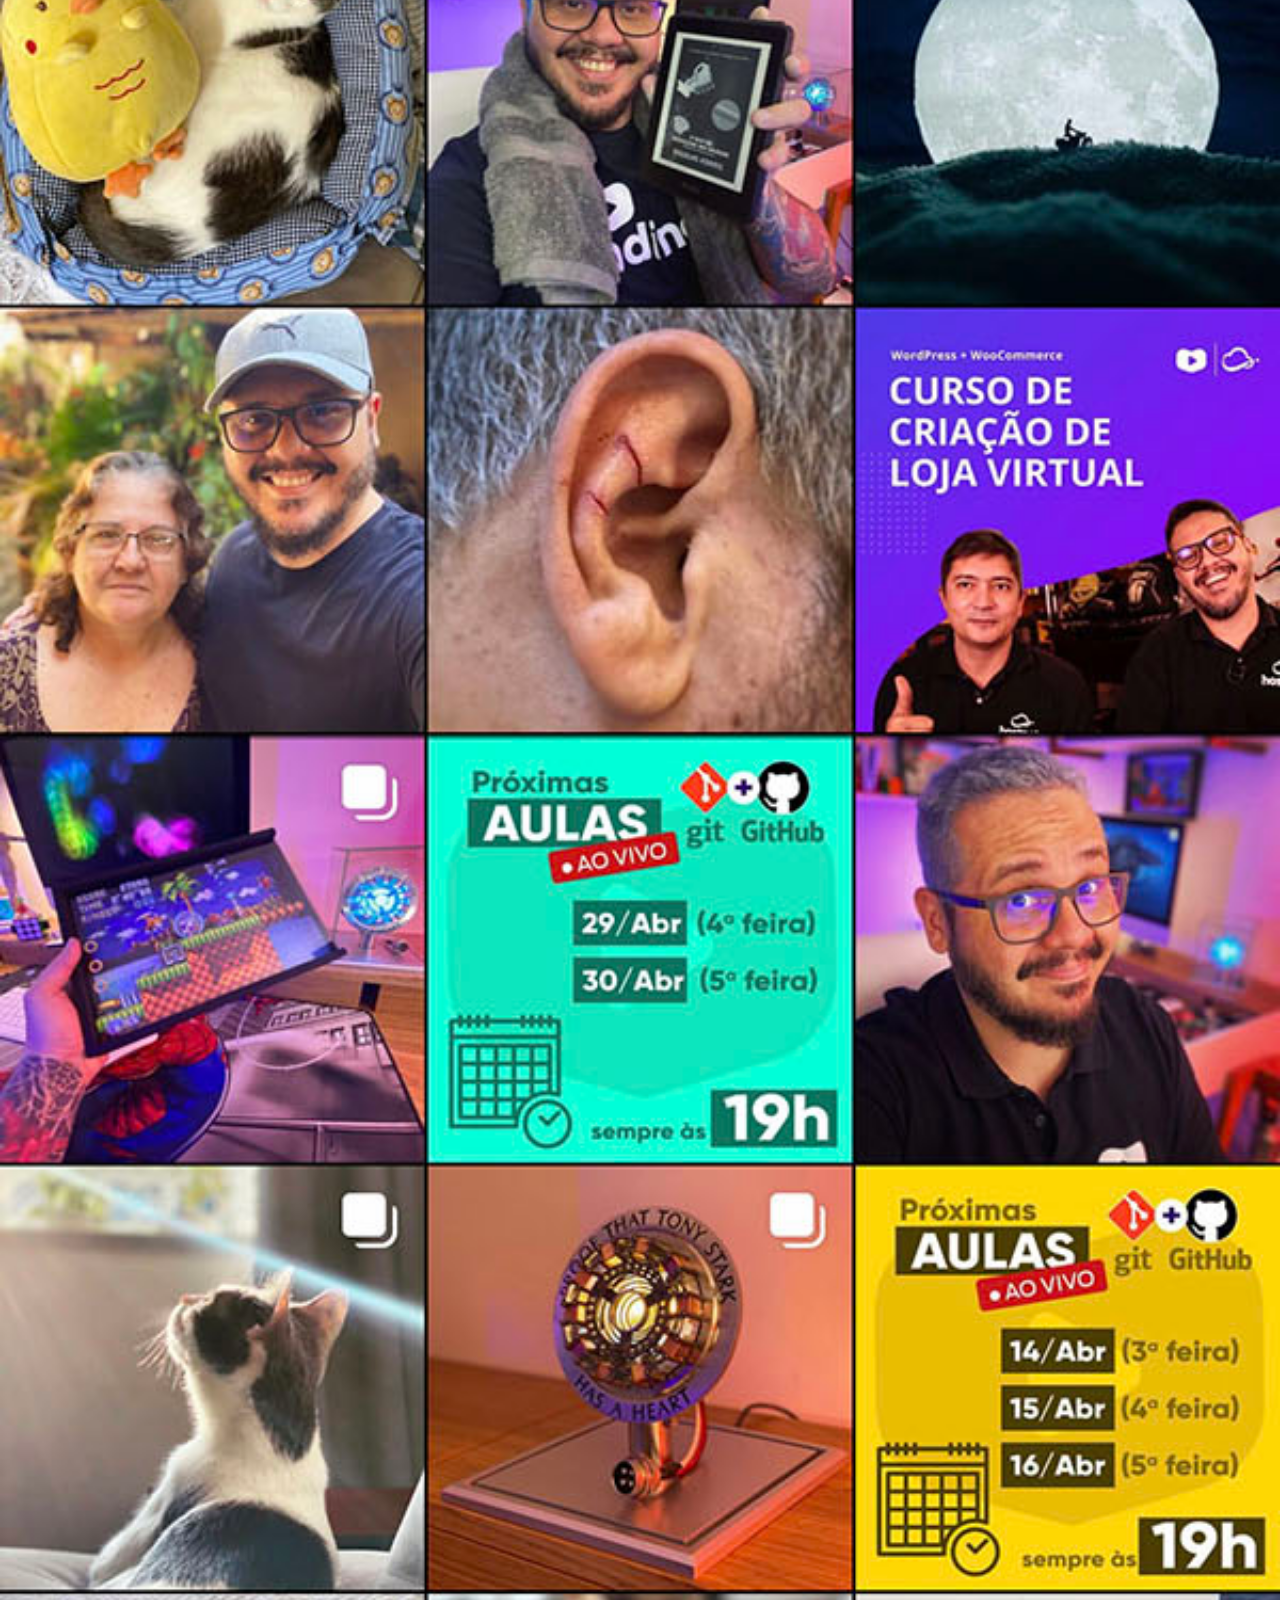
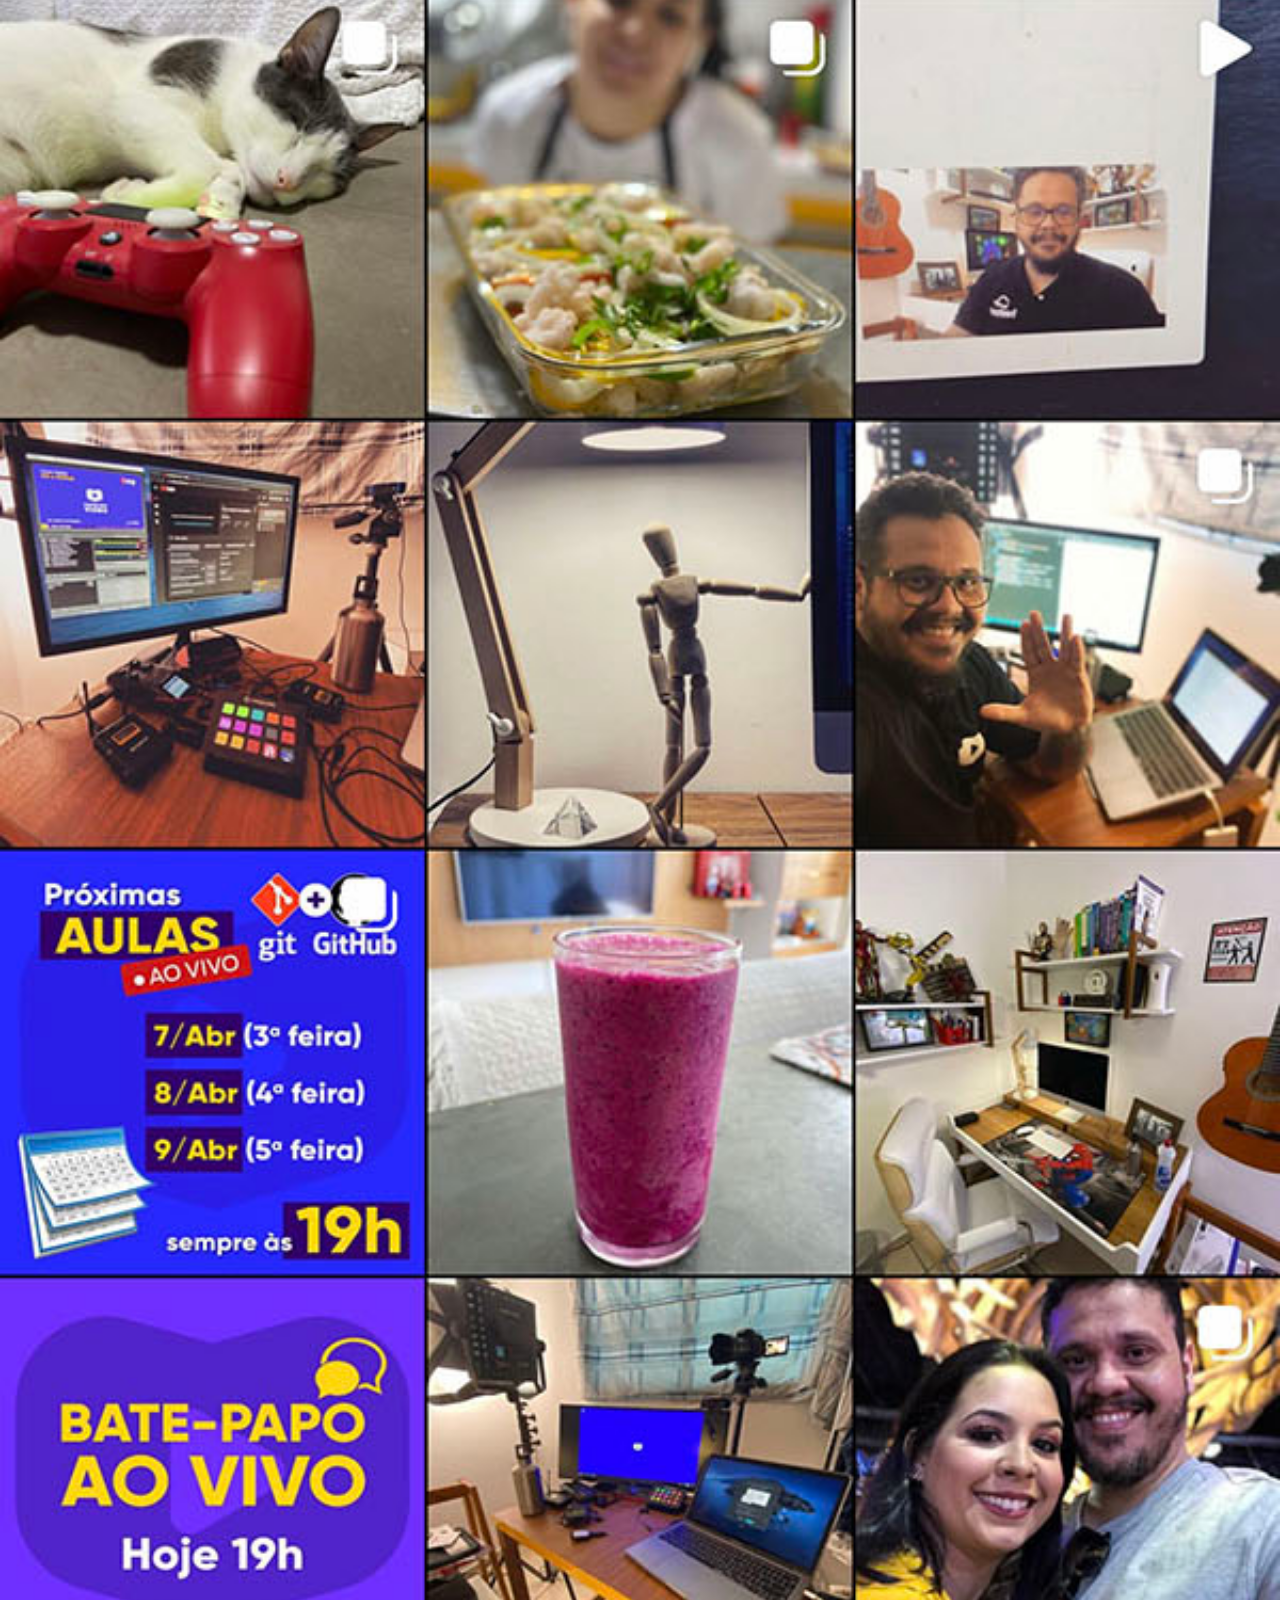
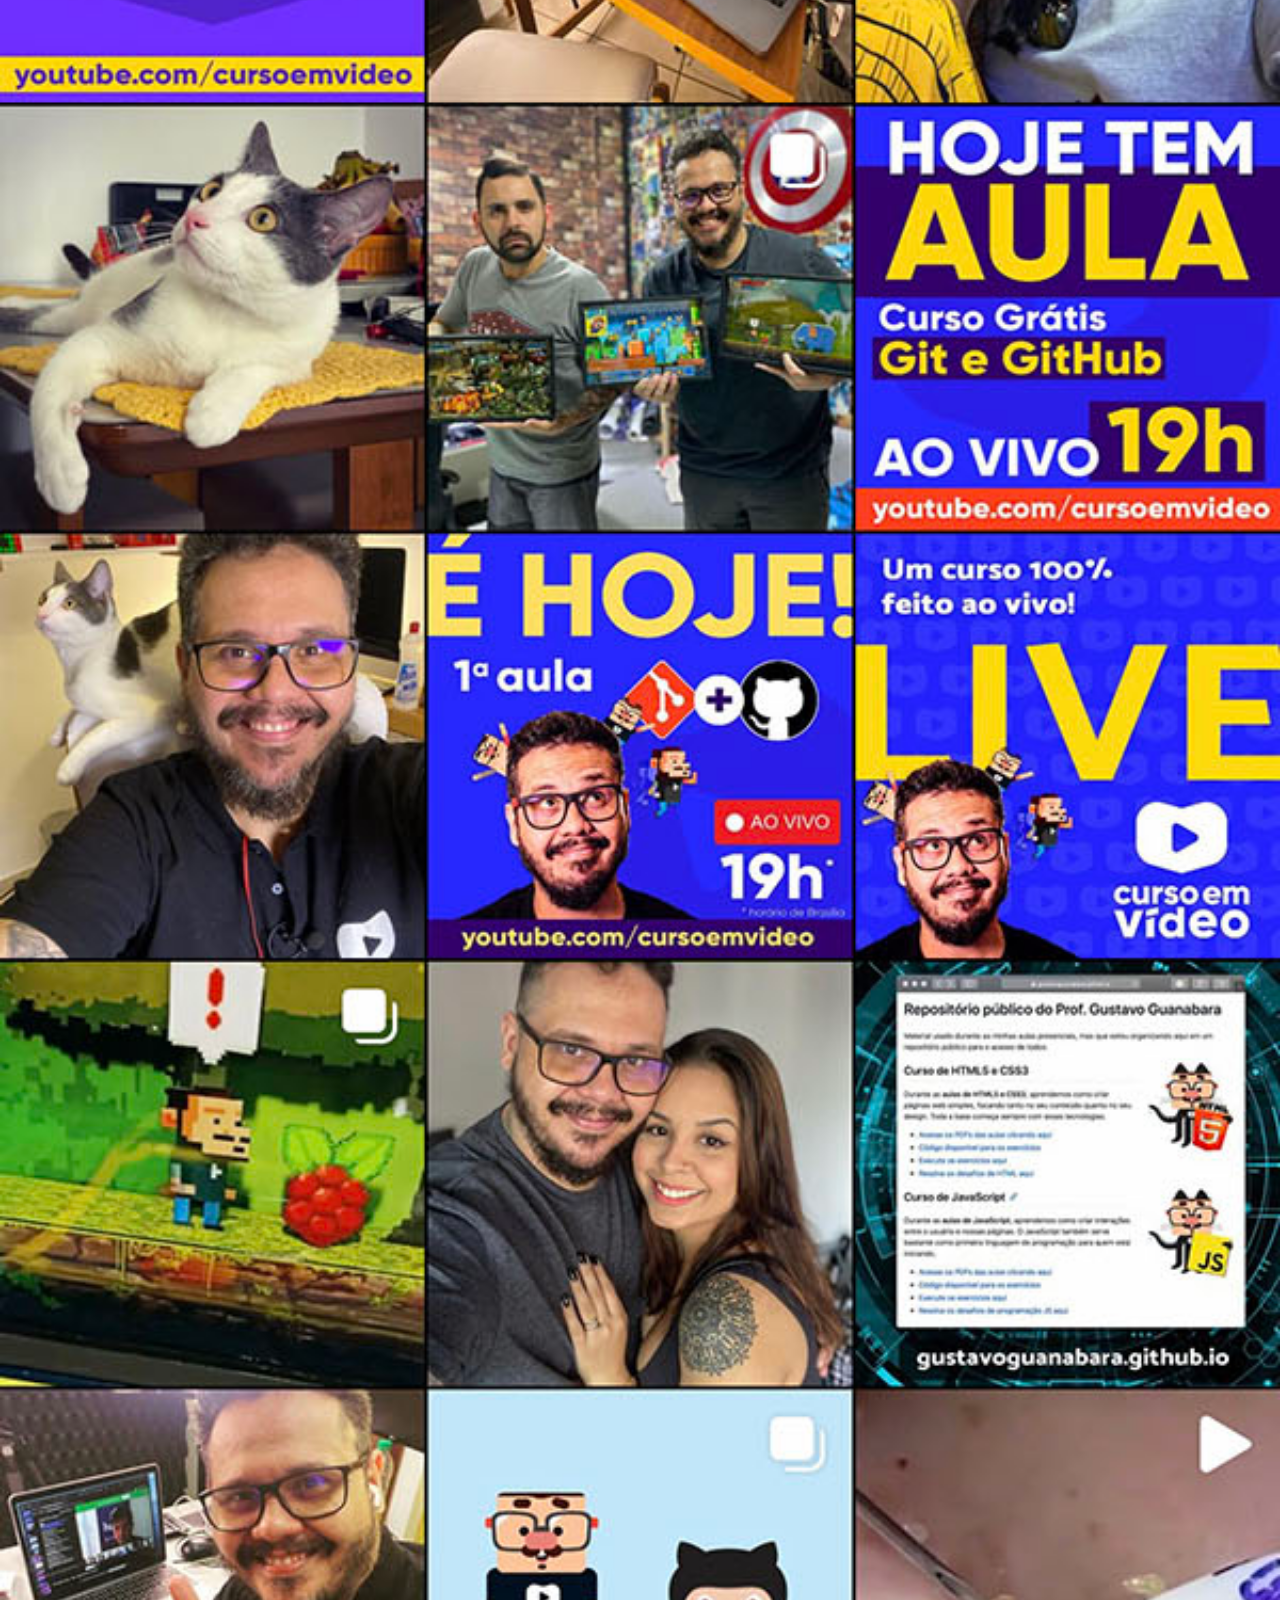
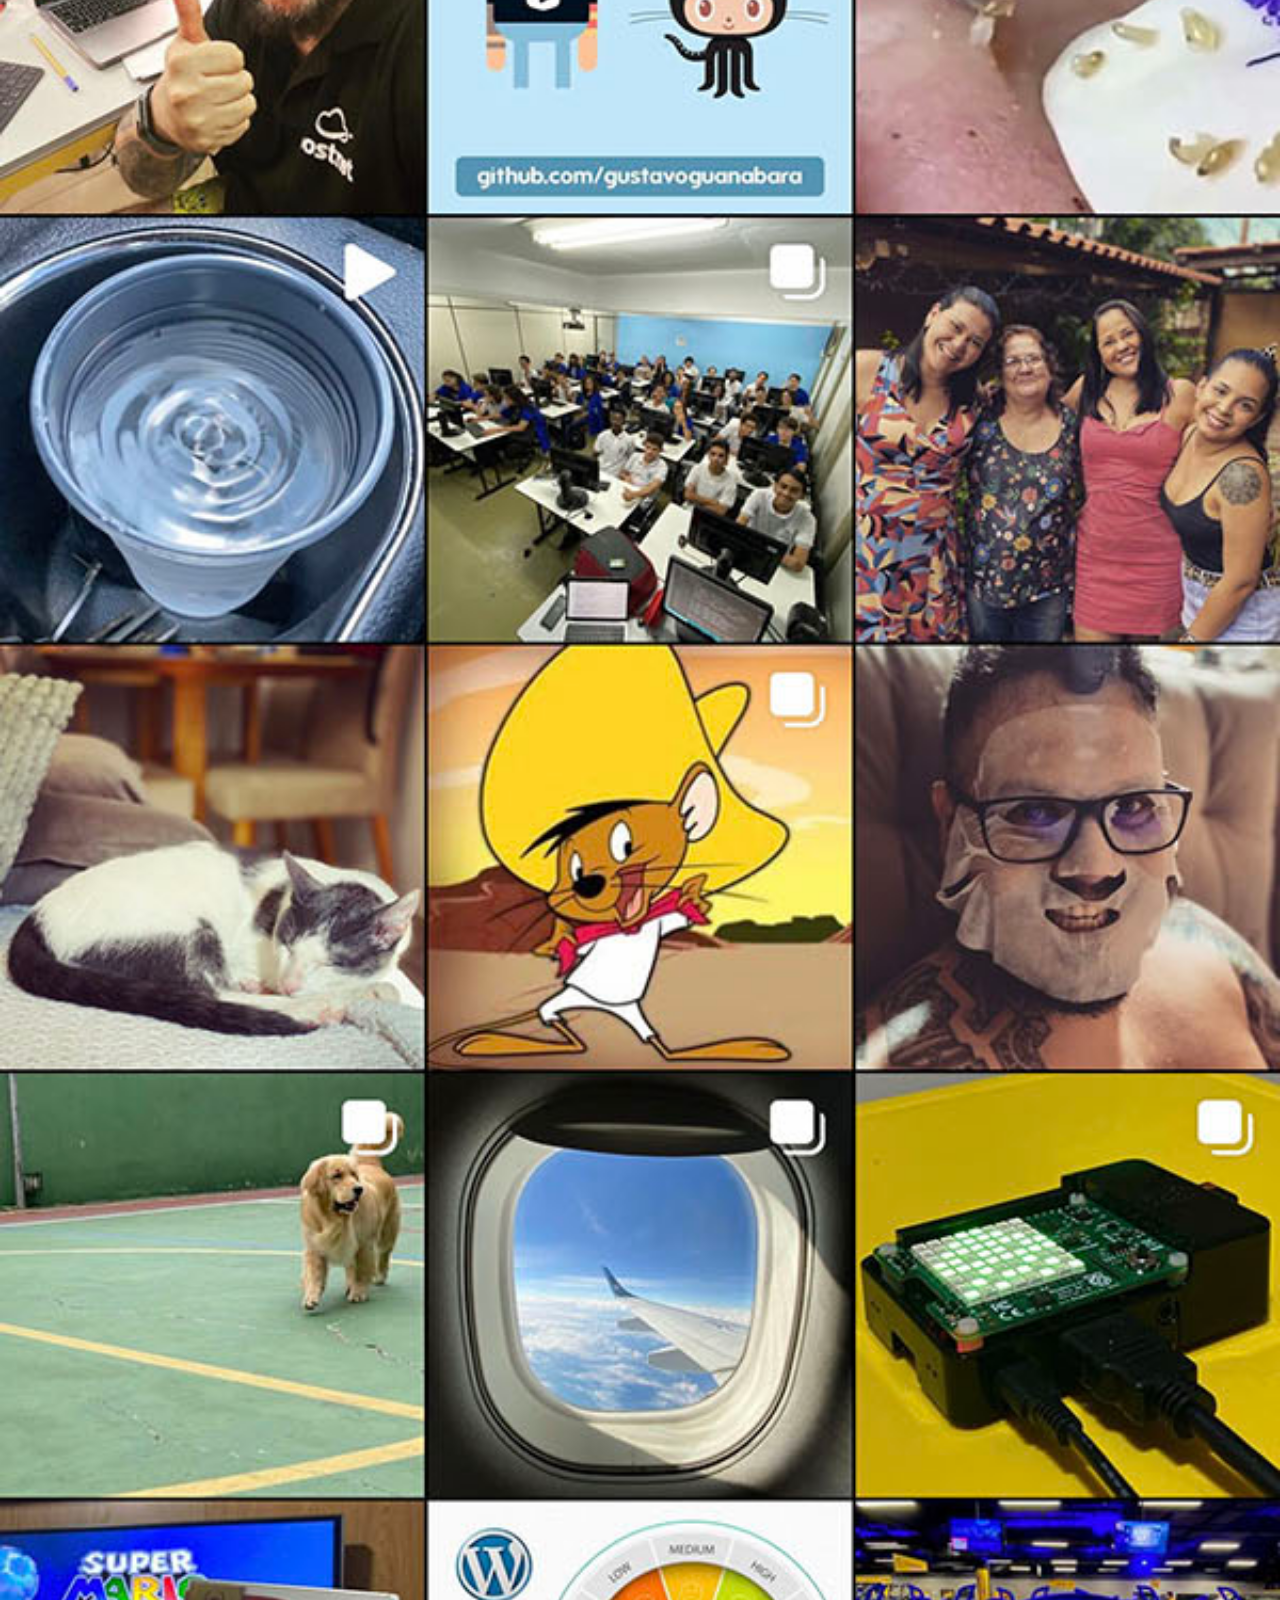
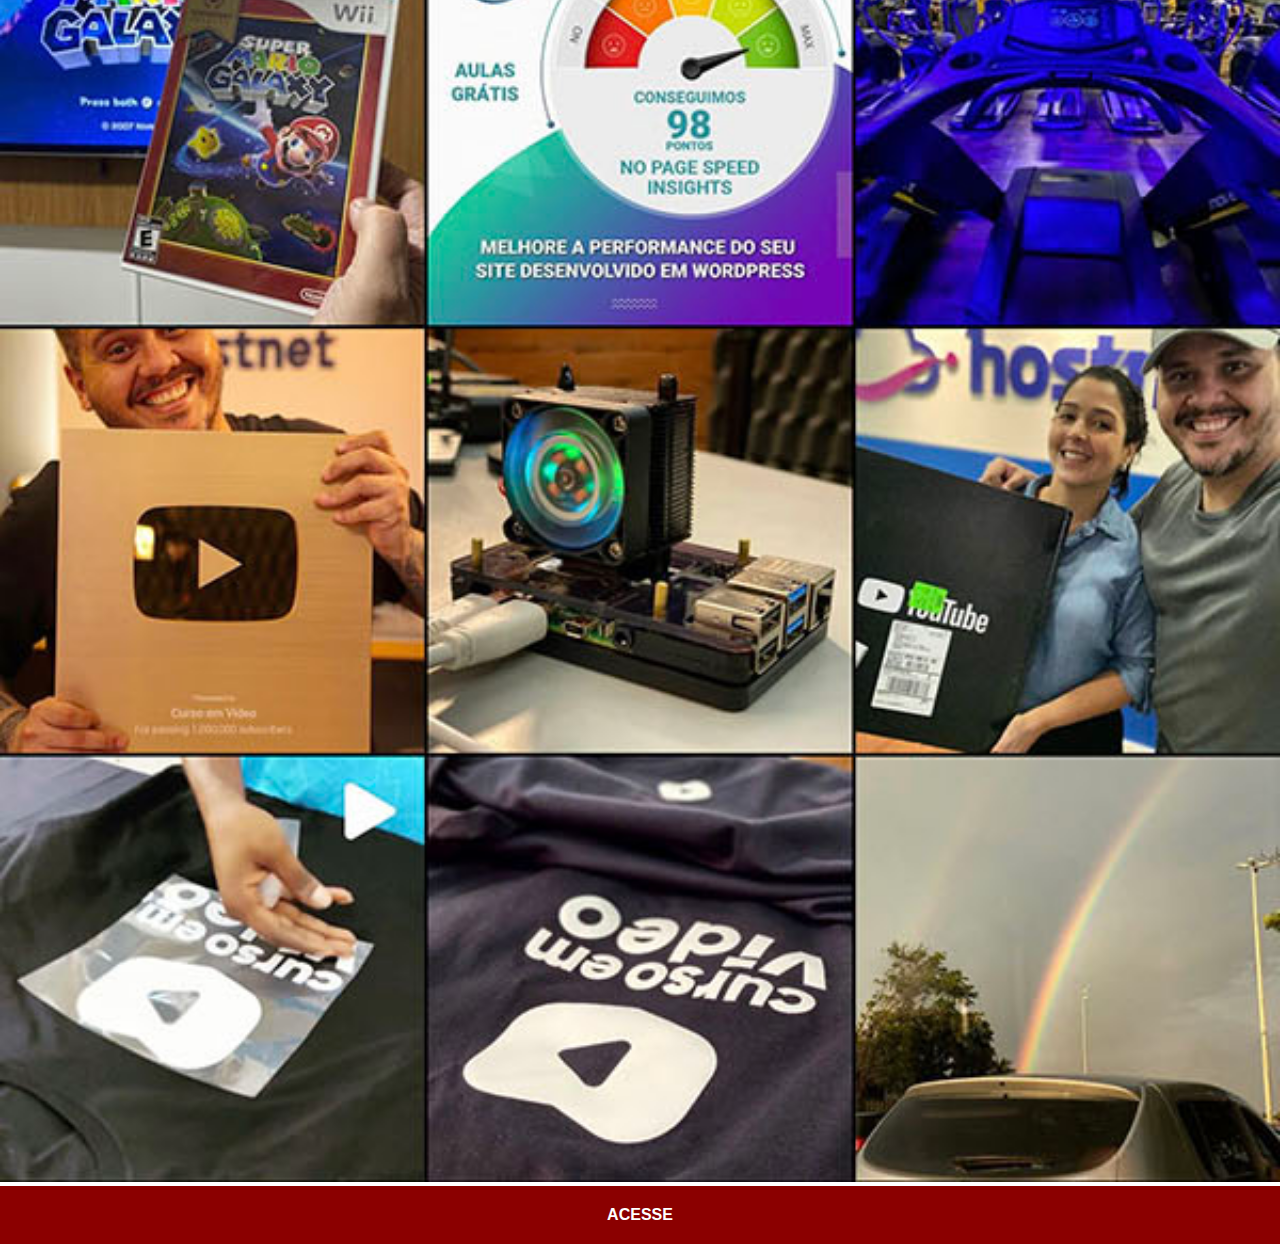
<file: instagran.html>
<!DOCTYPE html>
<html lang="pt-br">
<head>
    <meta charset="UTF-8">
    <meta name="viewport" content="width=device-width, initial-scale=1.0">
    <title>INSTAGRAN</title>
    <link rel="stylesheet" href="estilos/social.css">
</head>
<body>
    <img src="imagens/tela-instagram.jpg" alt="instagran">
    <a href="https://www.instagram.com/gustavoguanabara/" target="_blank"> ACESSE</a>
    
</body>
</html>
</file>
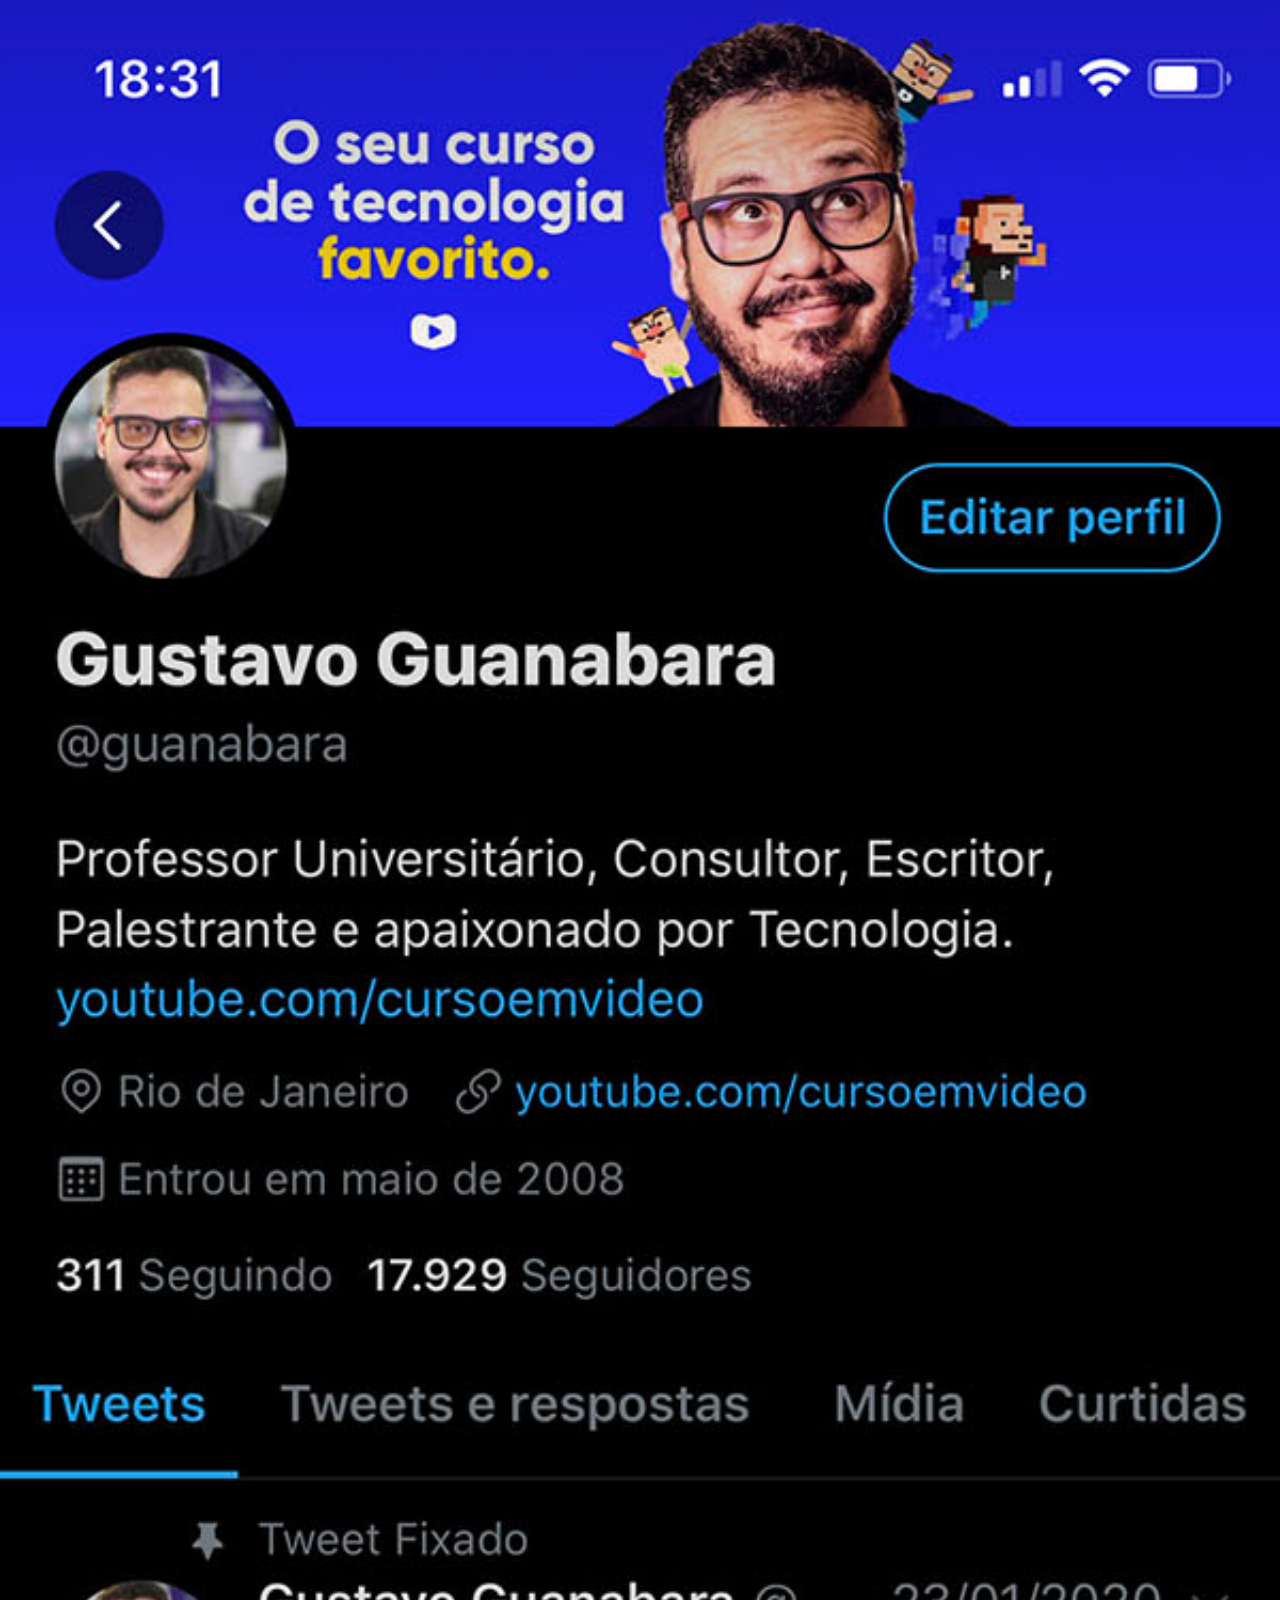
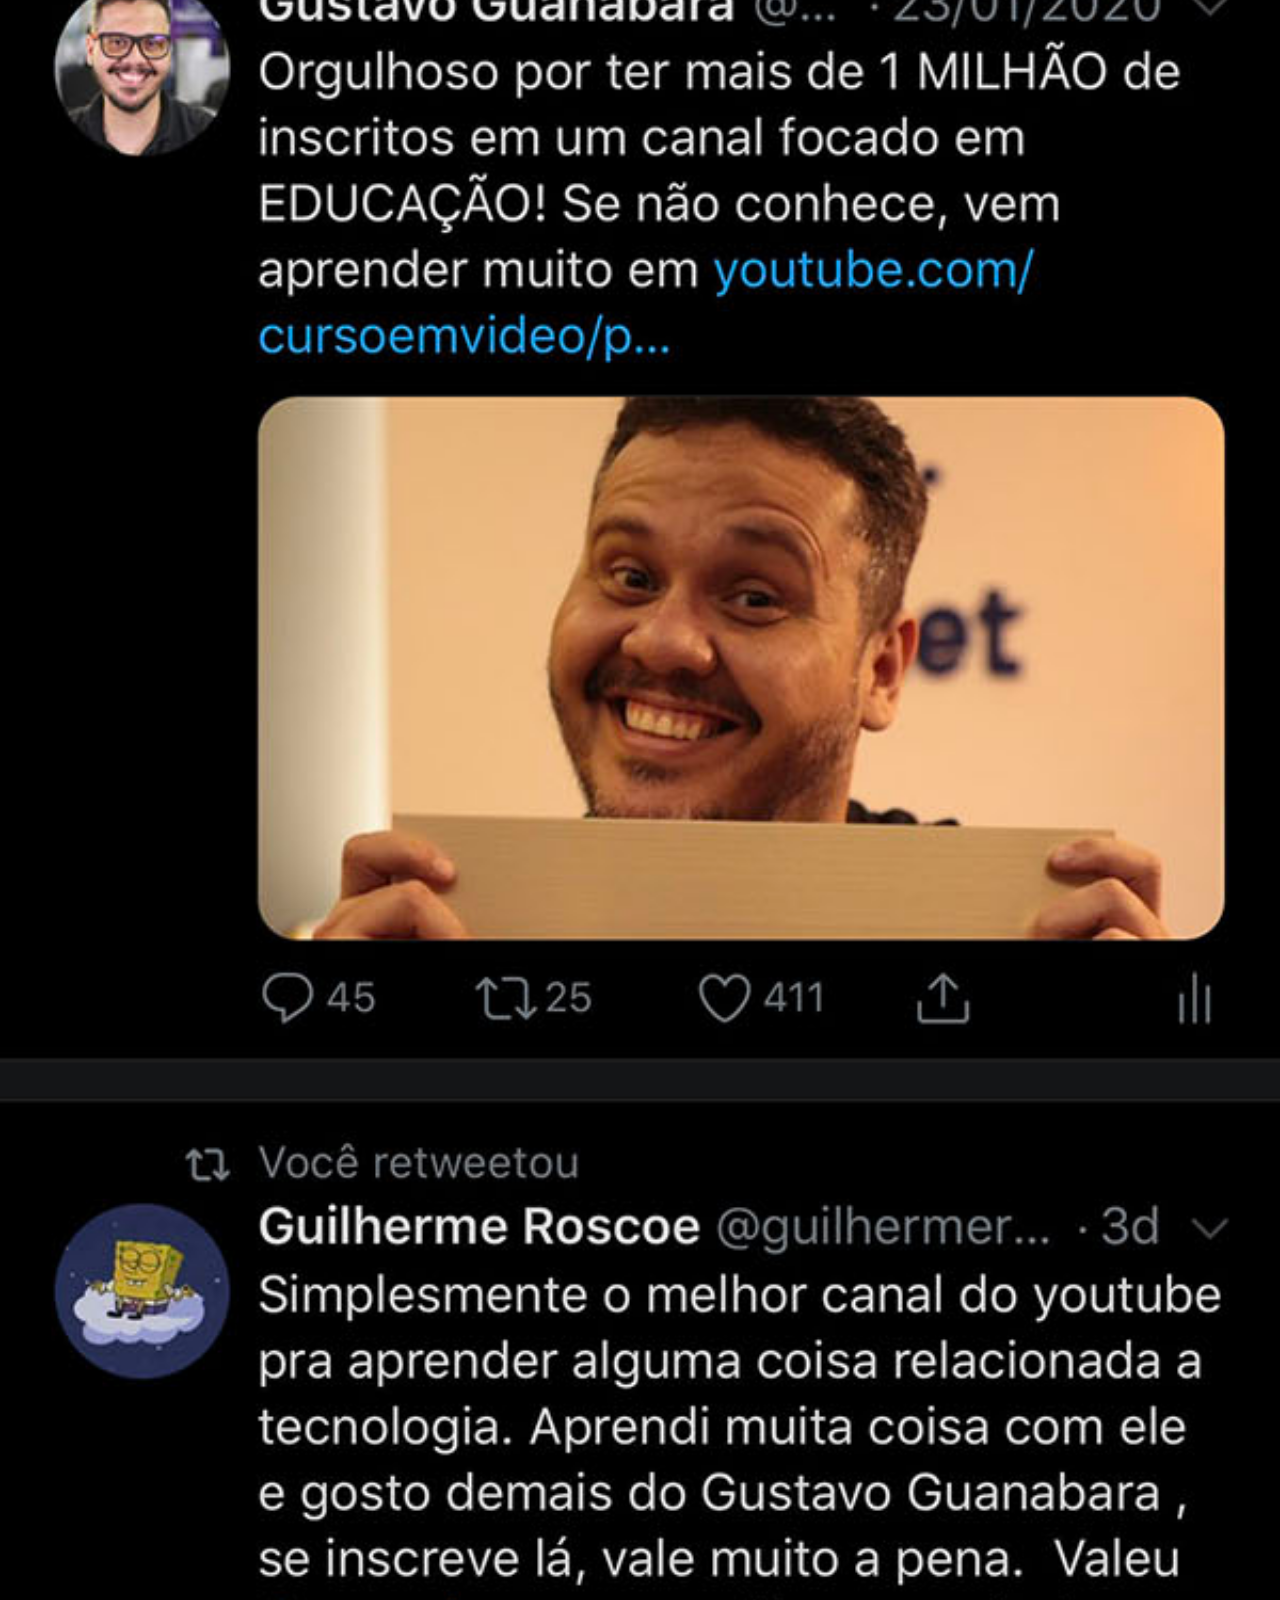
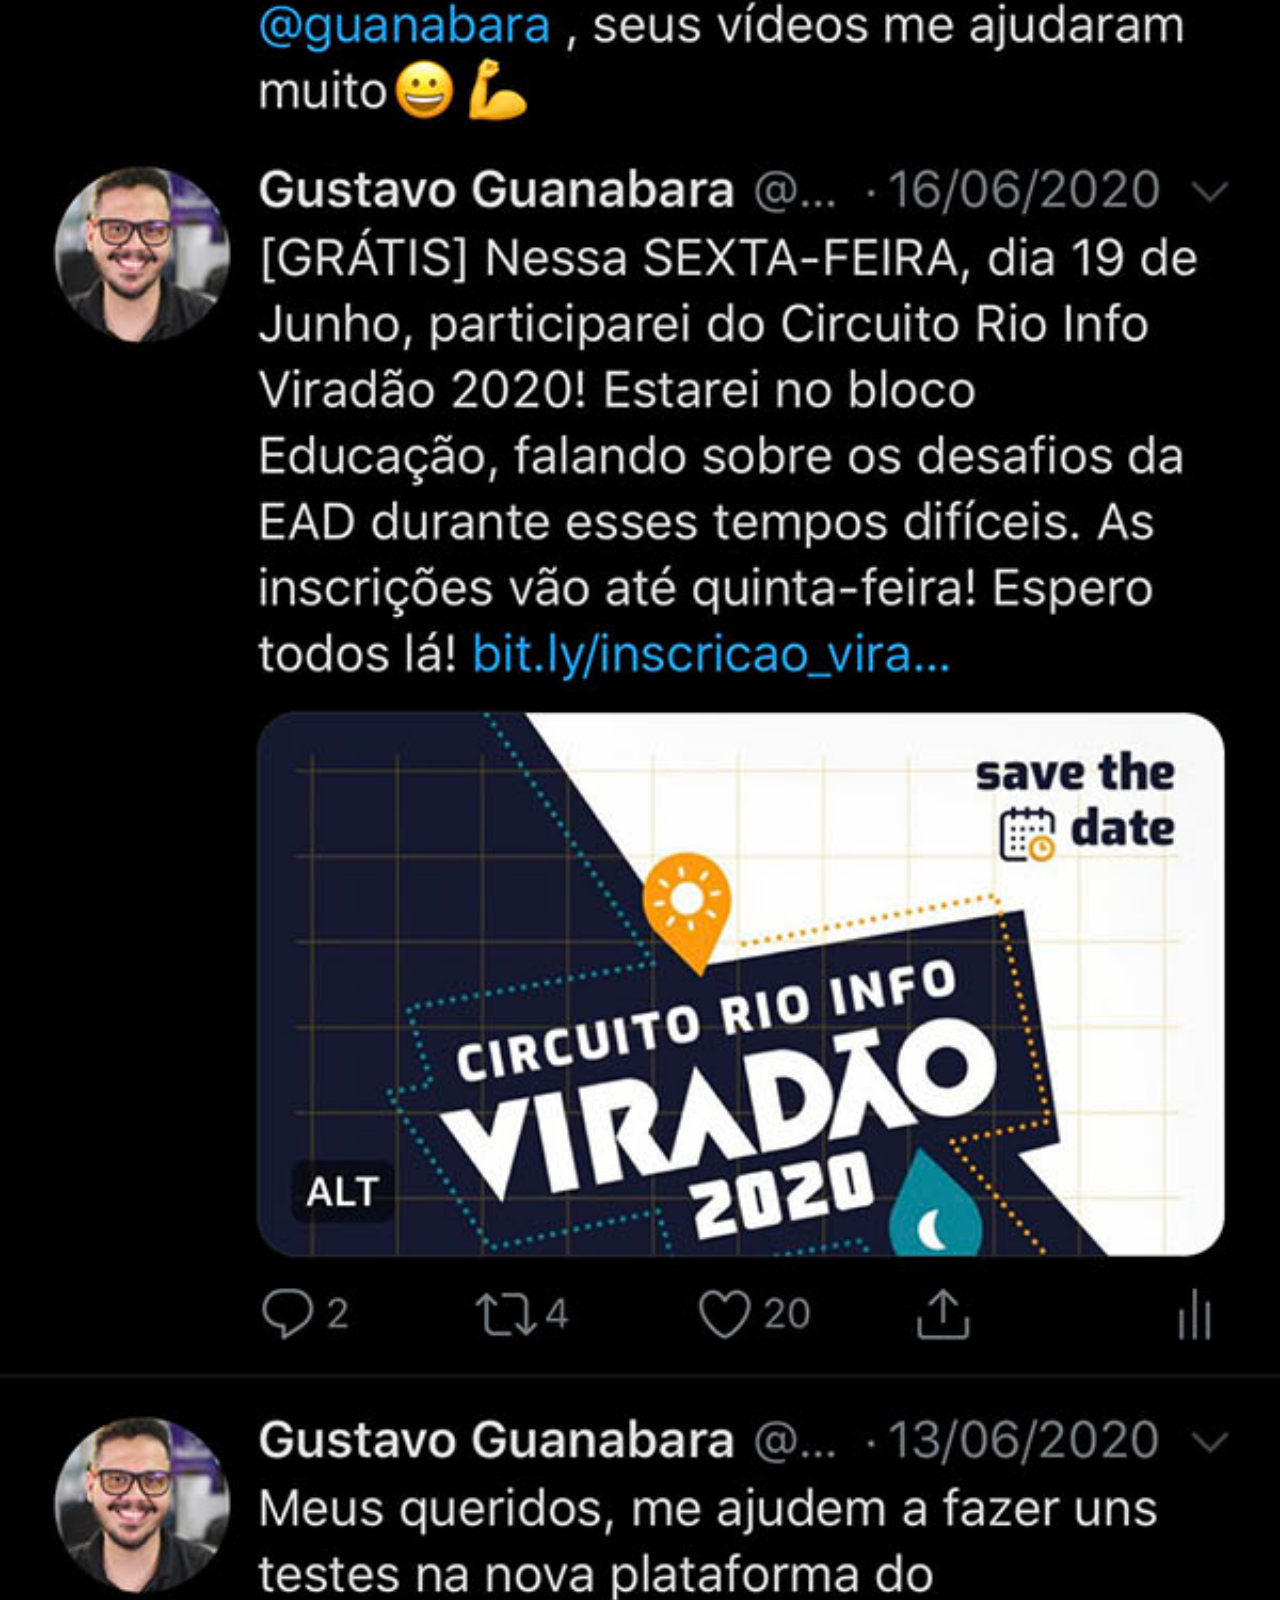
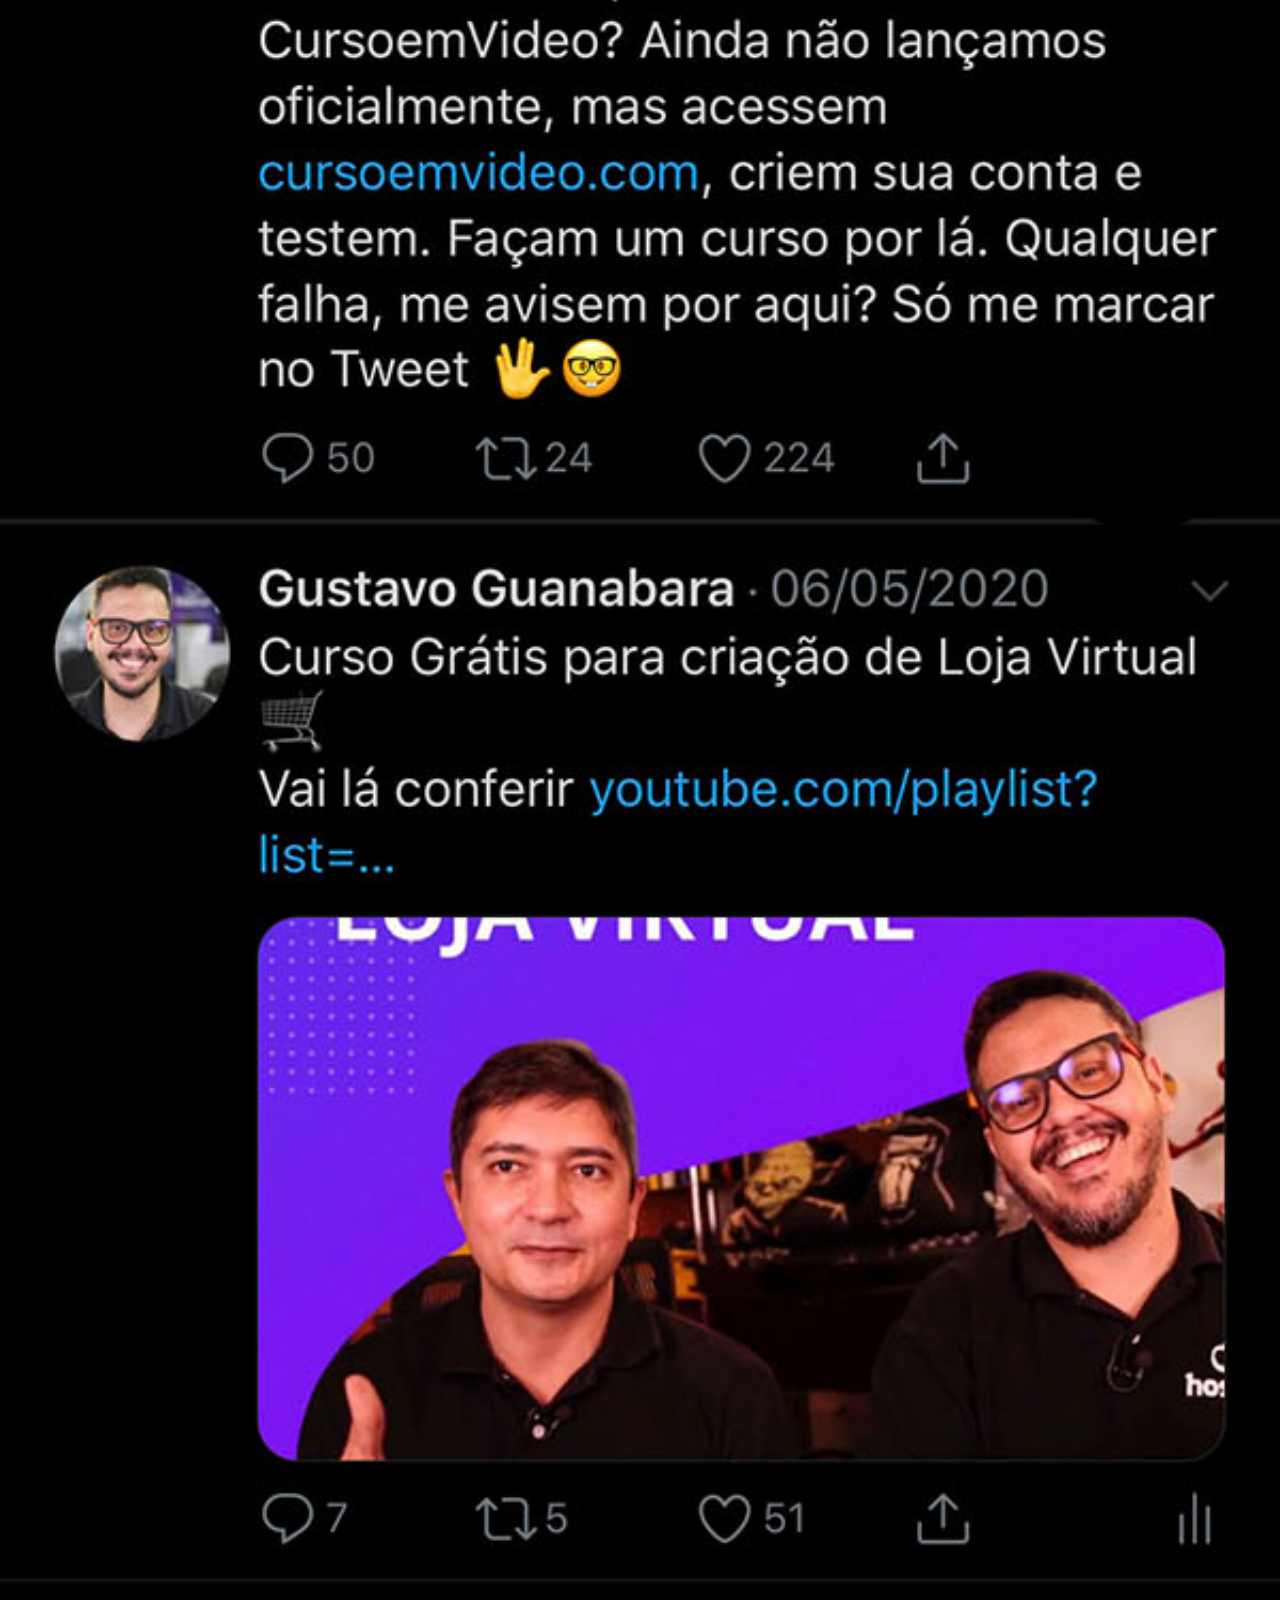
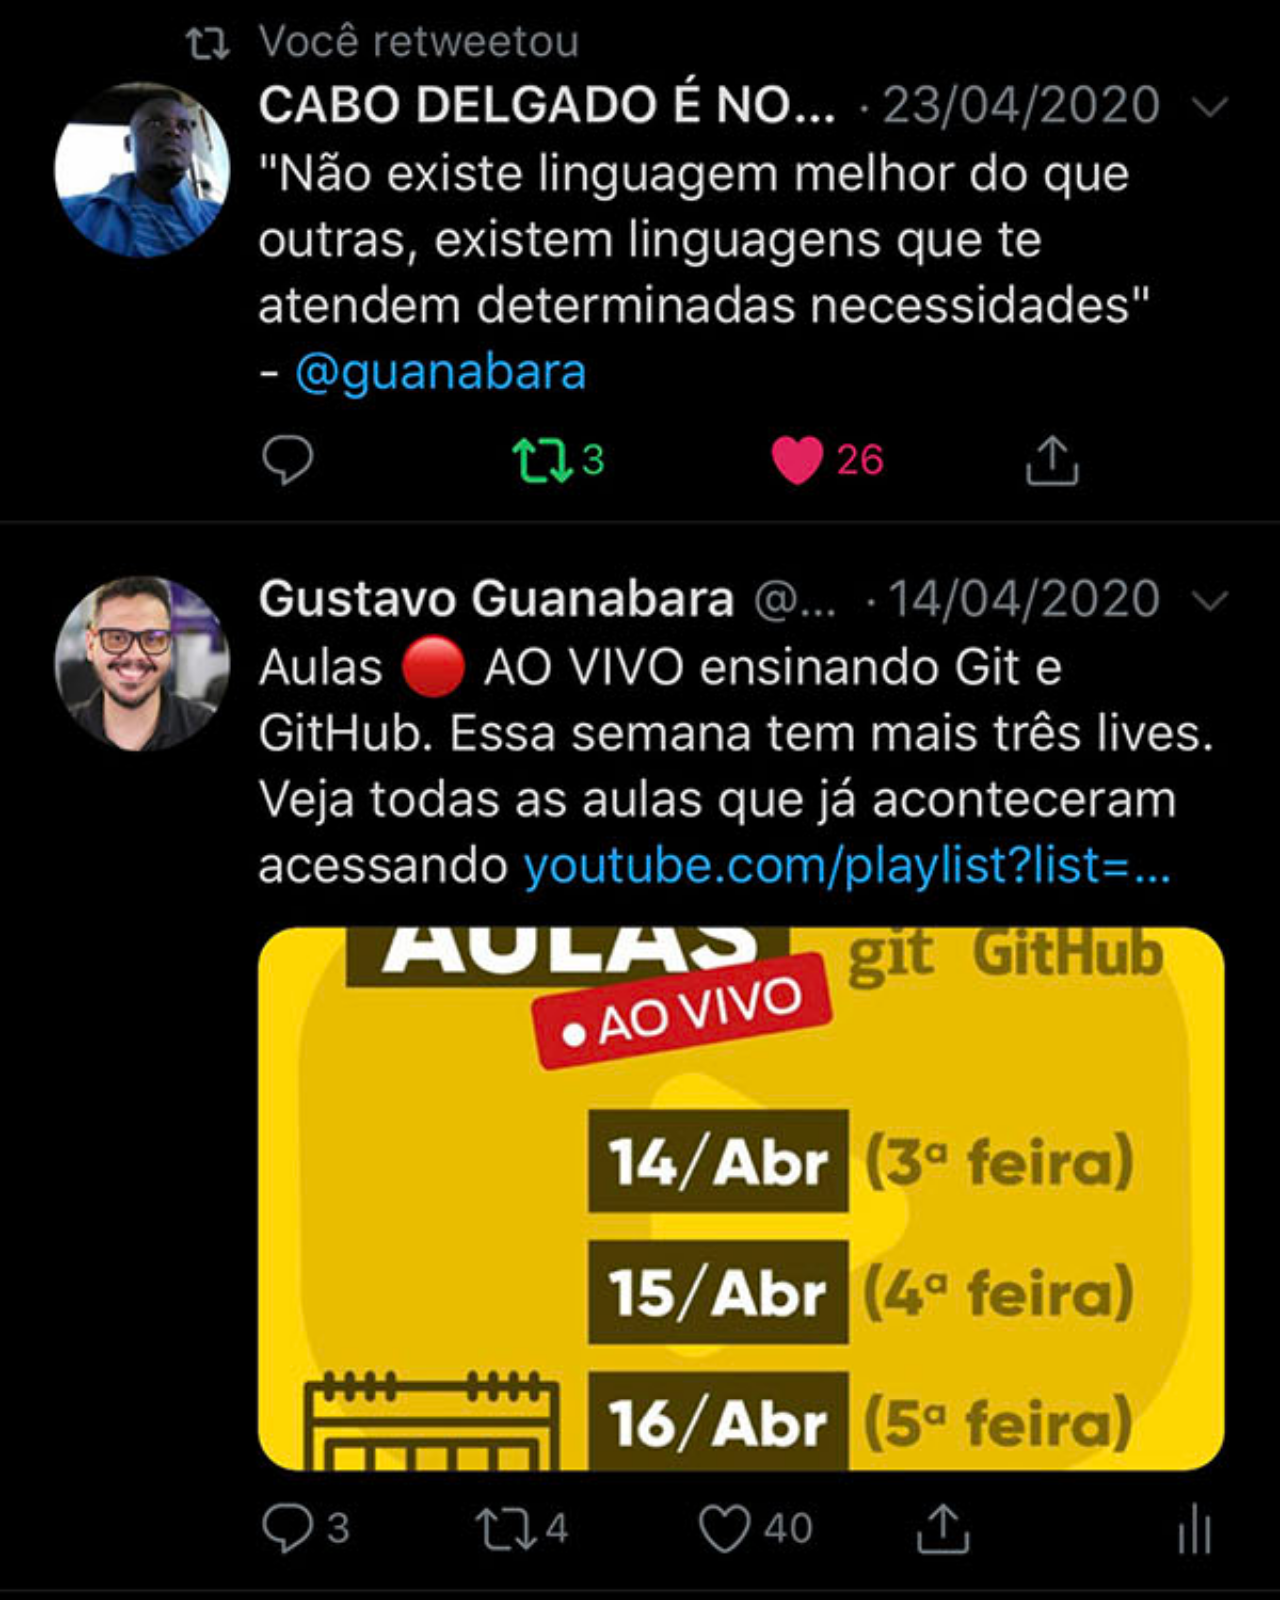
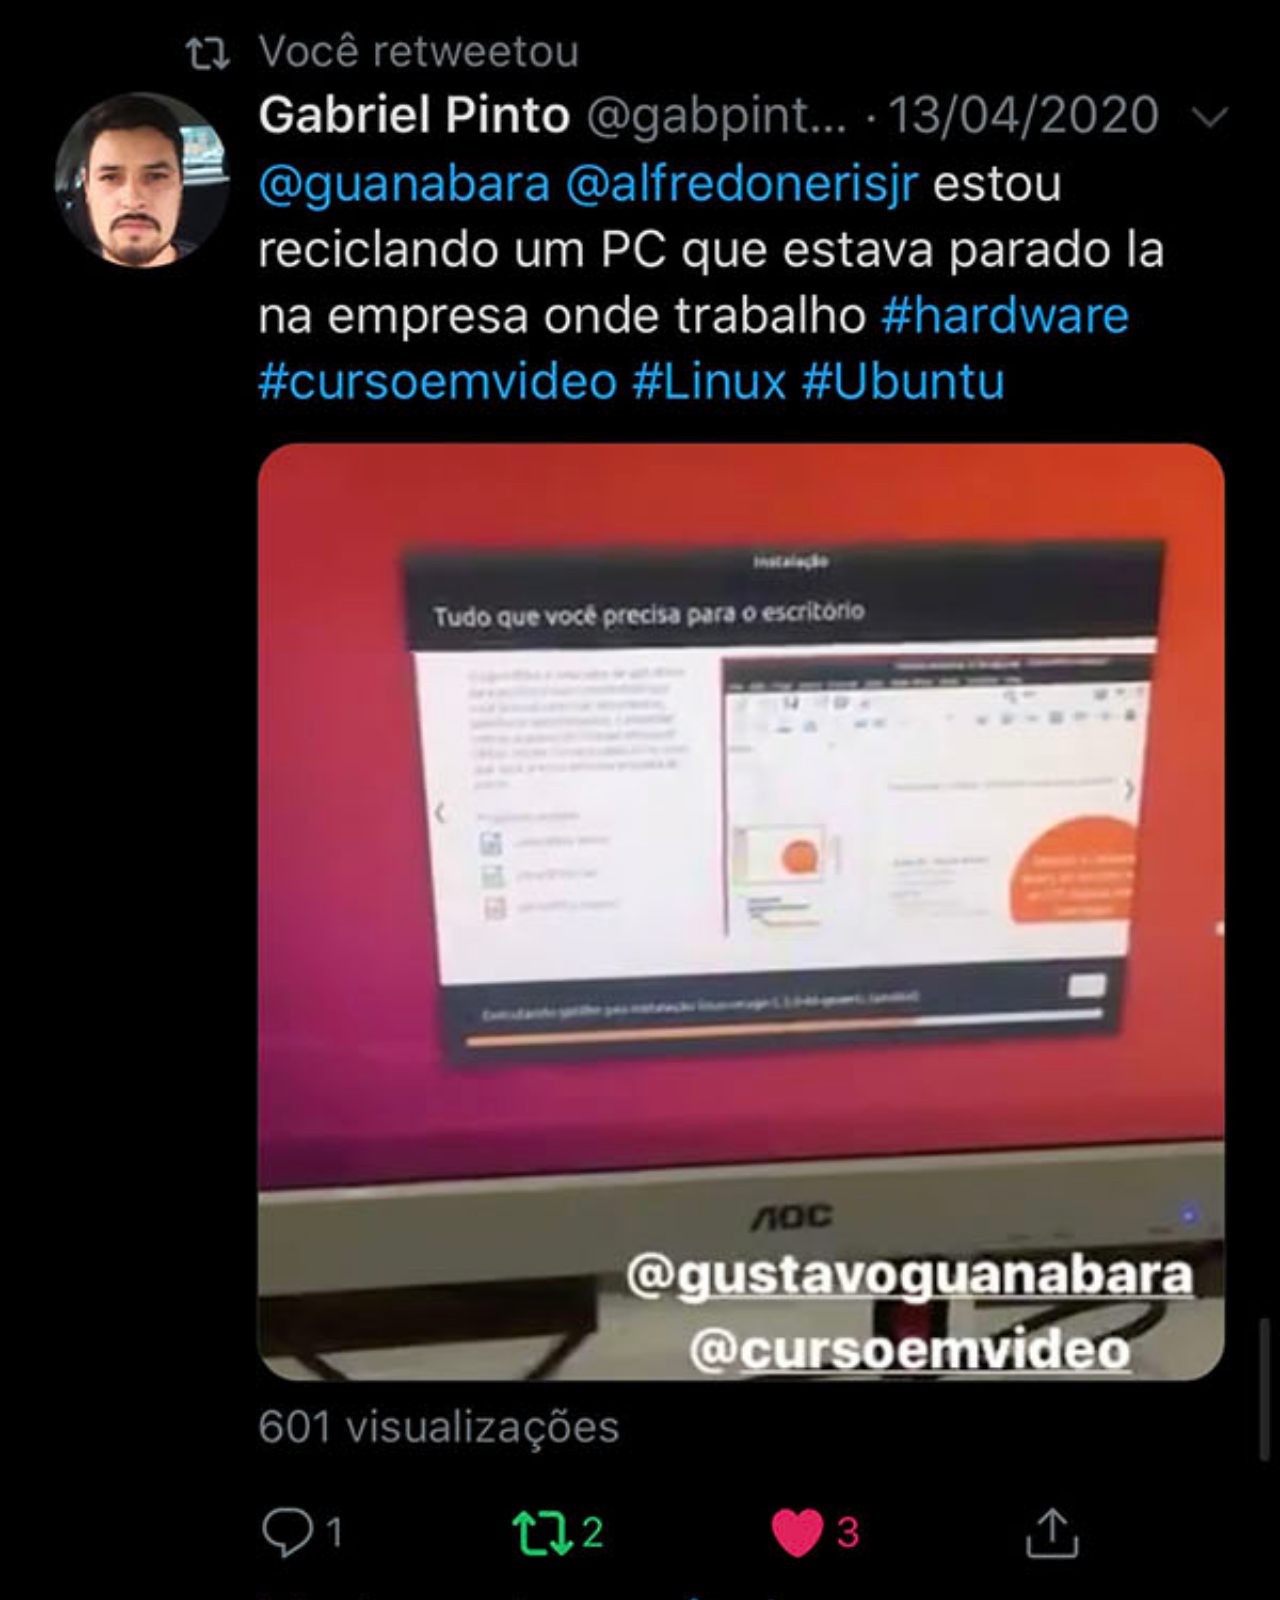
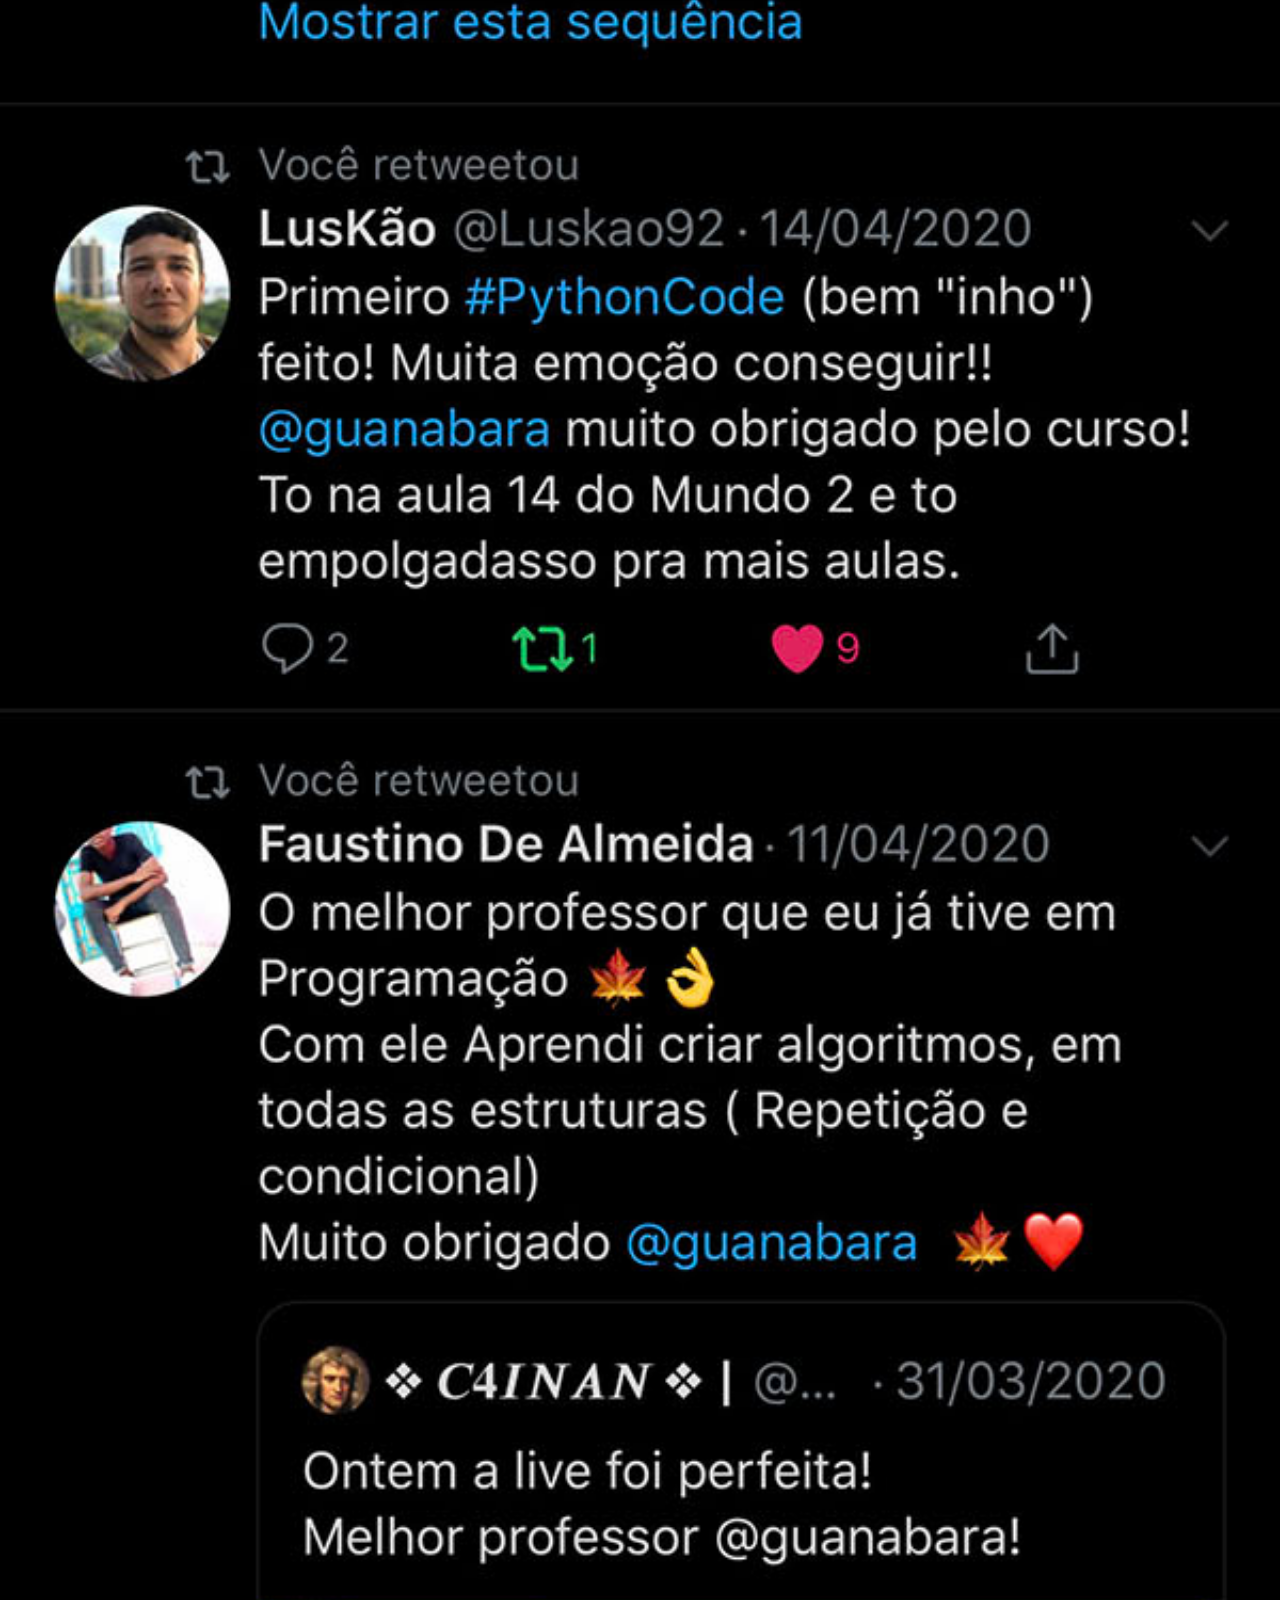
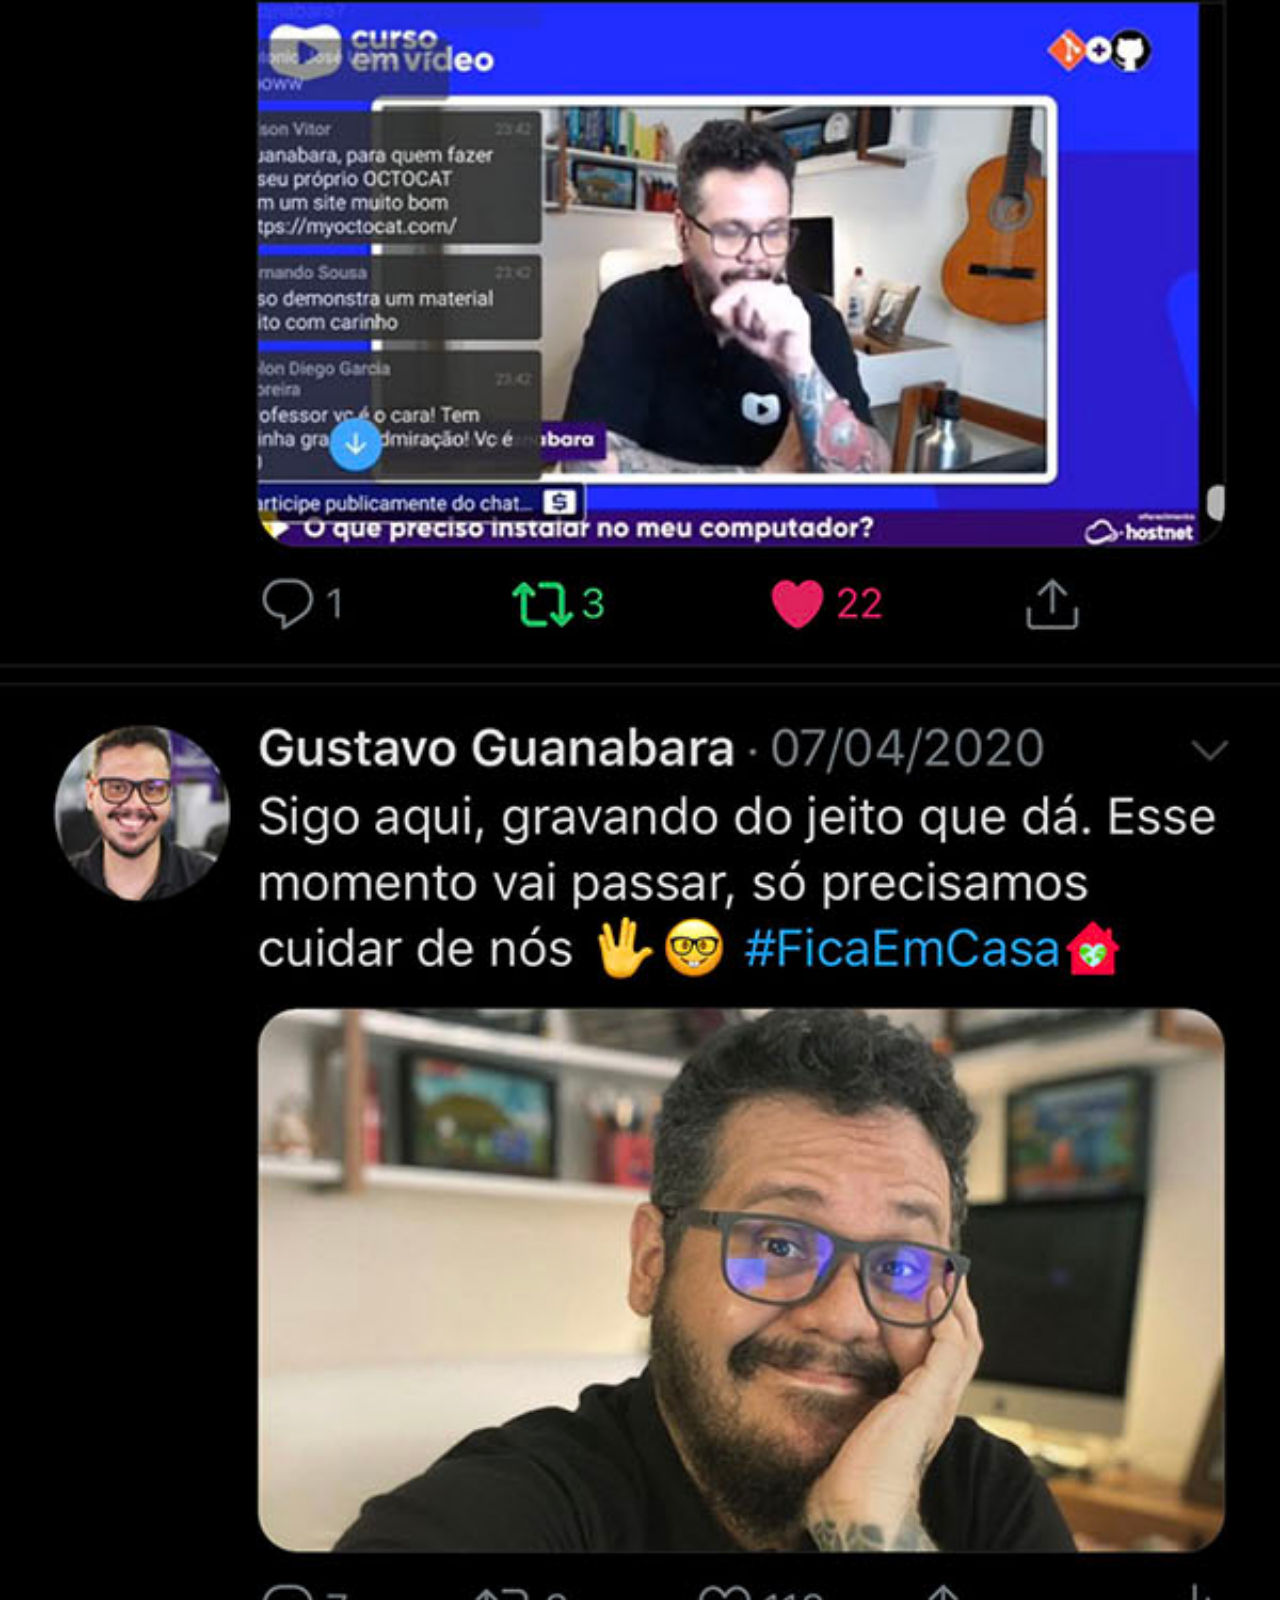
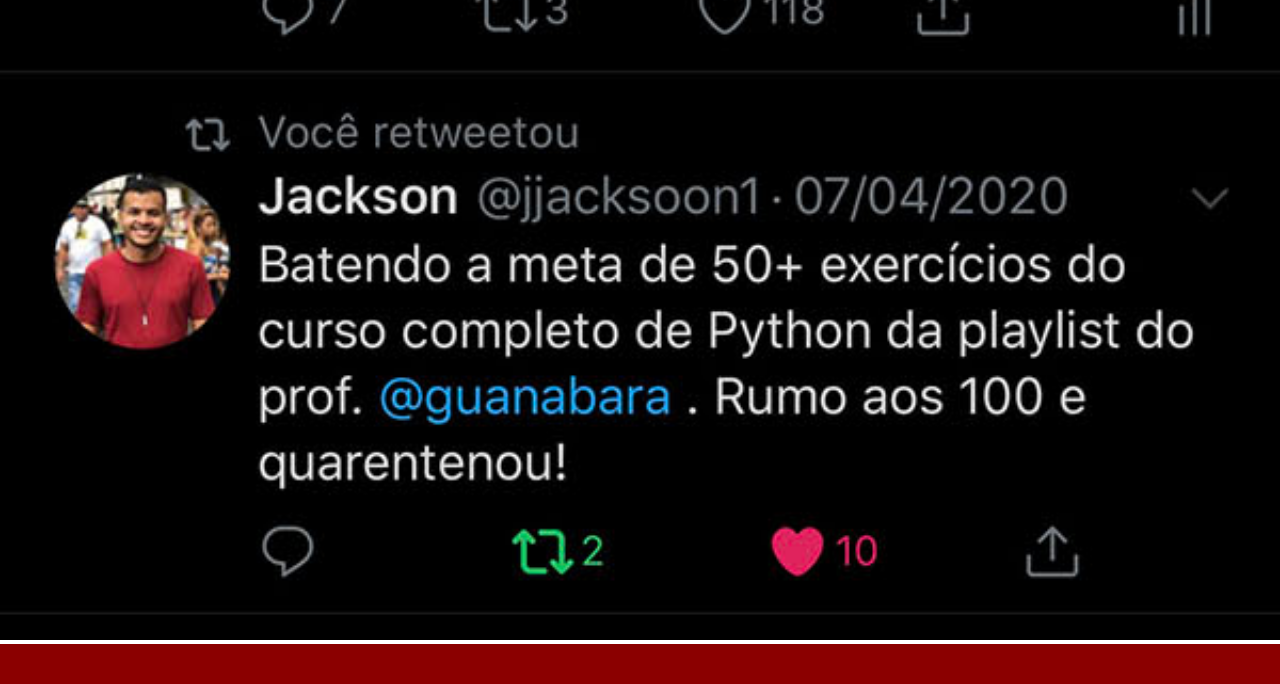
<file: twitter.html>
<!DOCTYPE html>
<html lang="pt-br">
<head>
    <meta charset="UTF-8">
    <meta name="viewport" content="width=device-width, initial-scale=1.0">
    <title>Twitter</title>
    <link rel="stylesheet" href="estilos/social.css">
</head>
<body>
    <img src="imagens/tela-twitter.jpg" alt="Twitter">
    <a href=""></a>
    
</body>
</html>
</file>
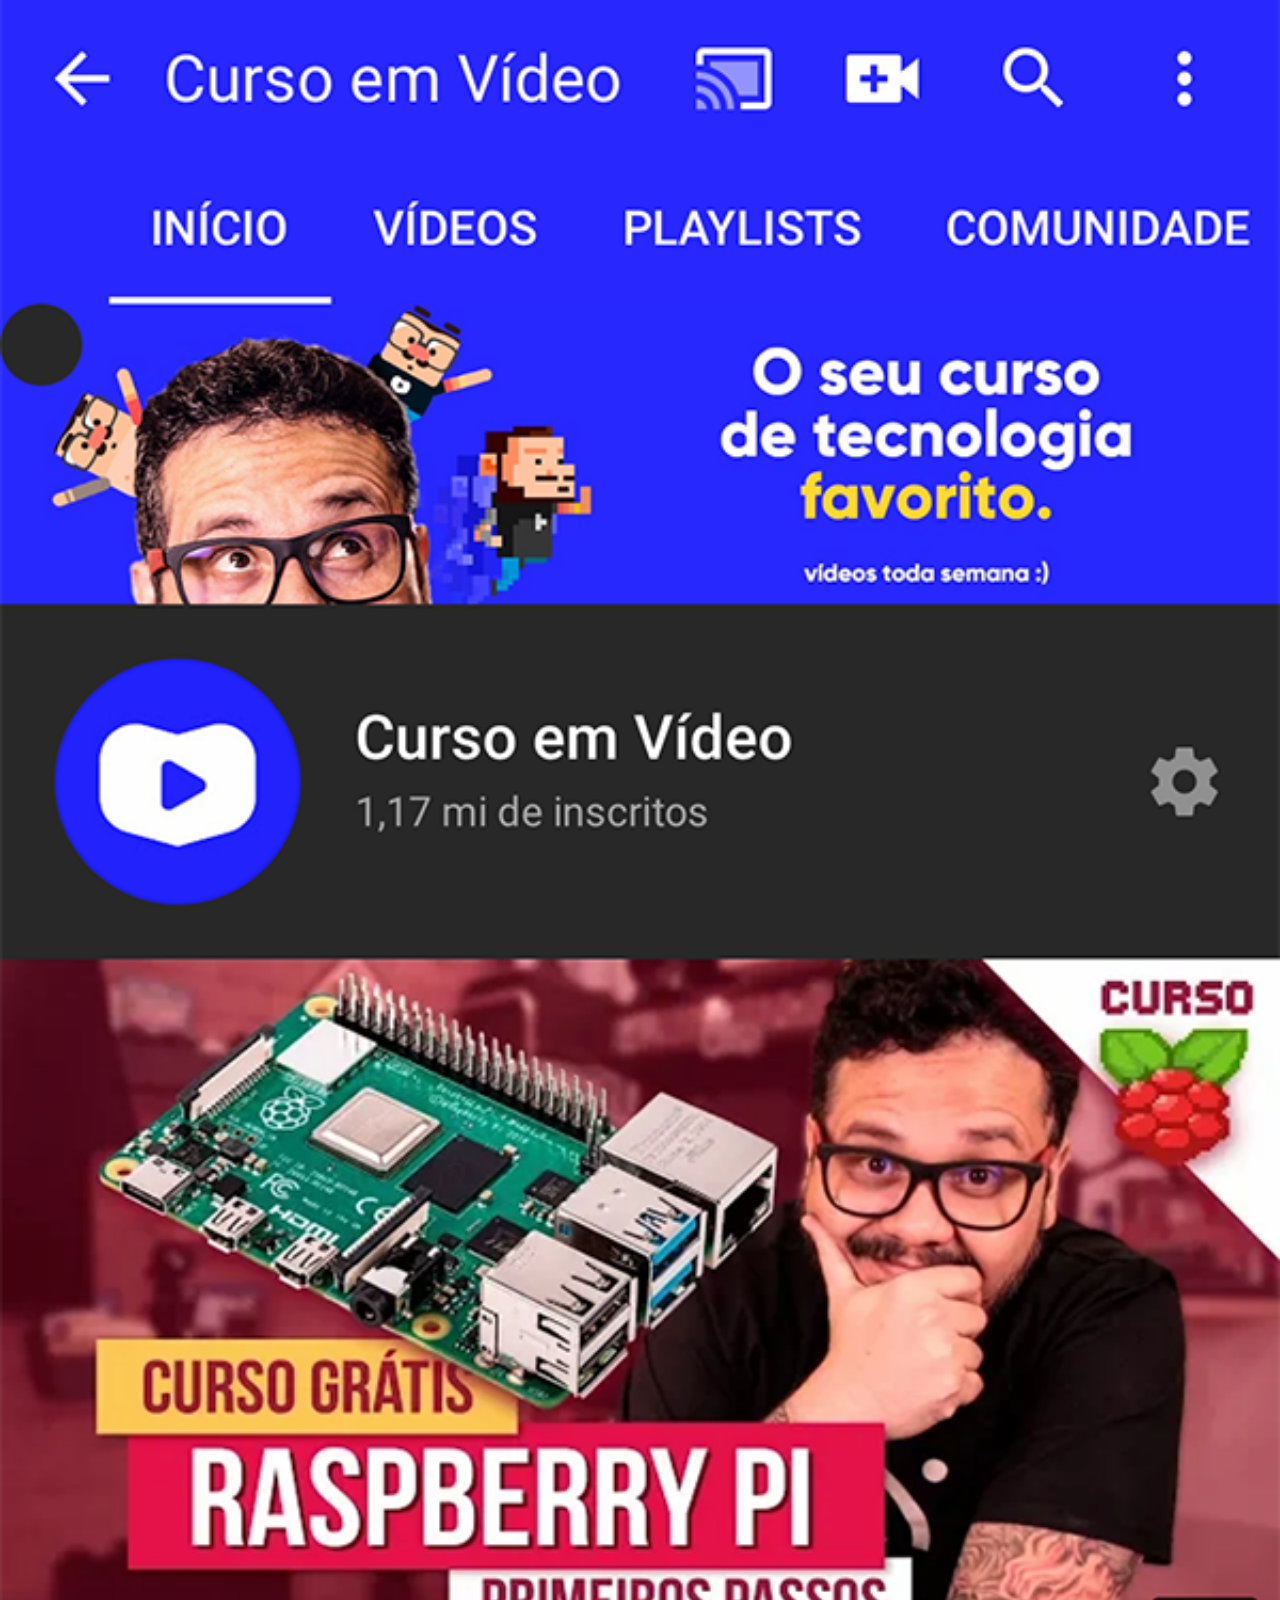
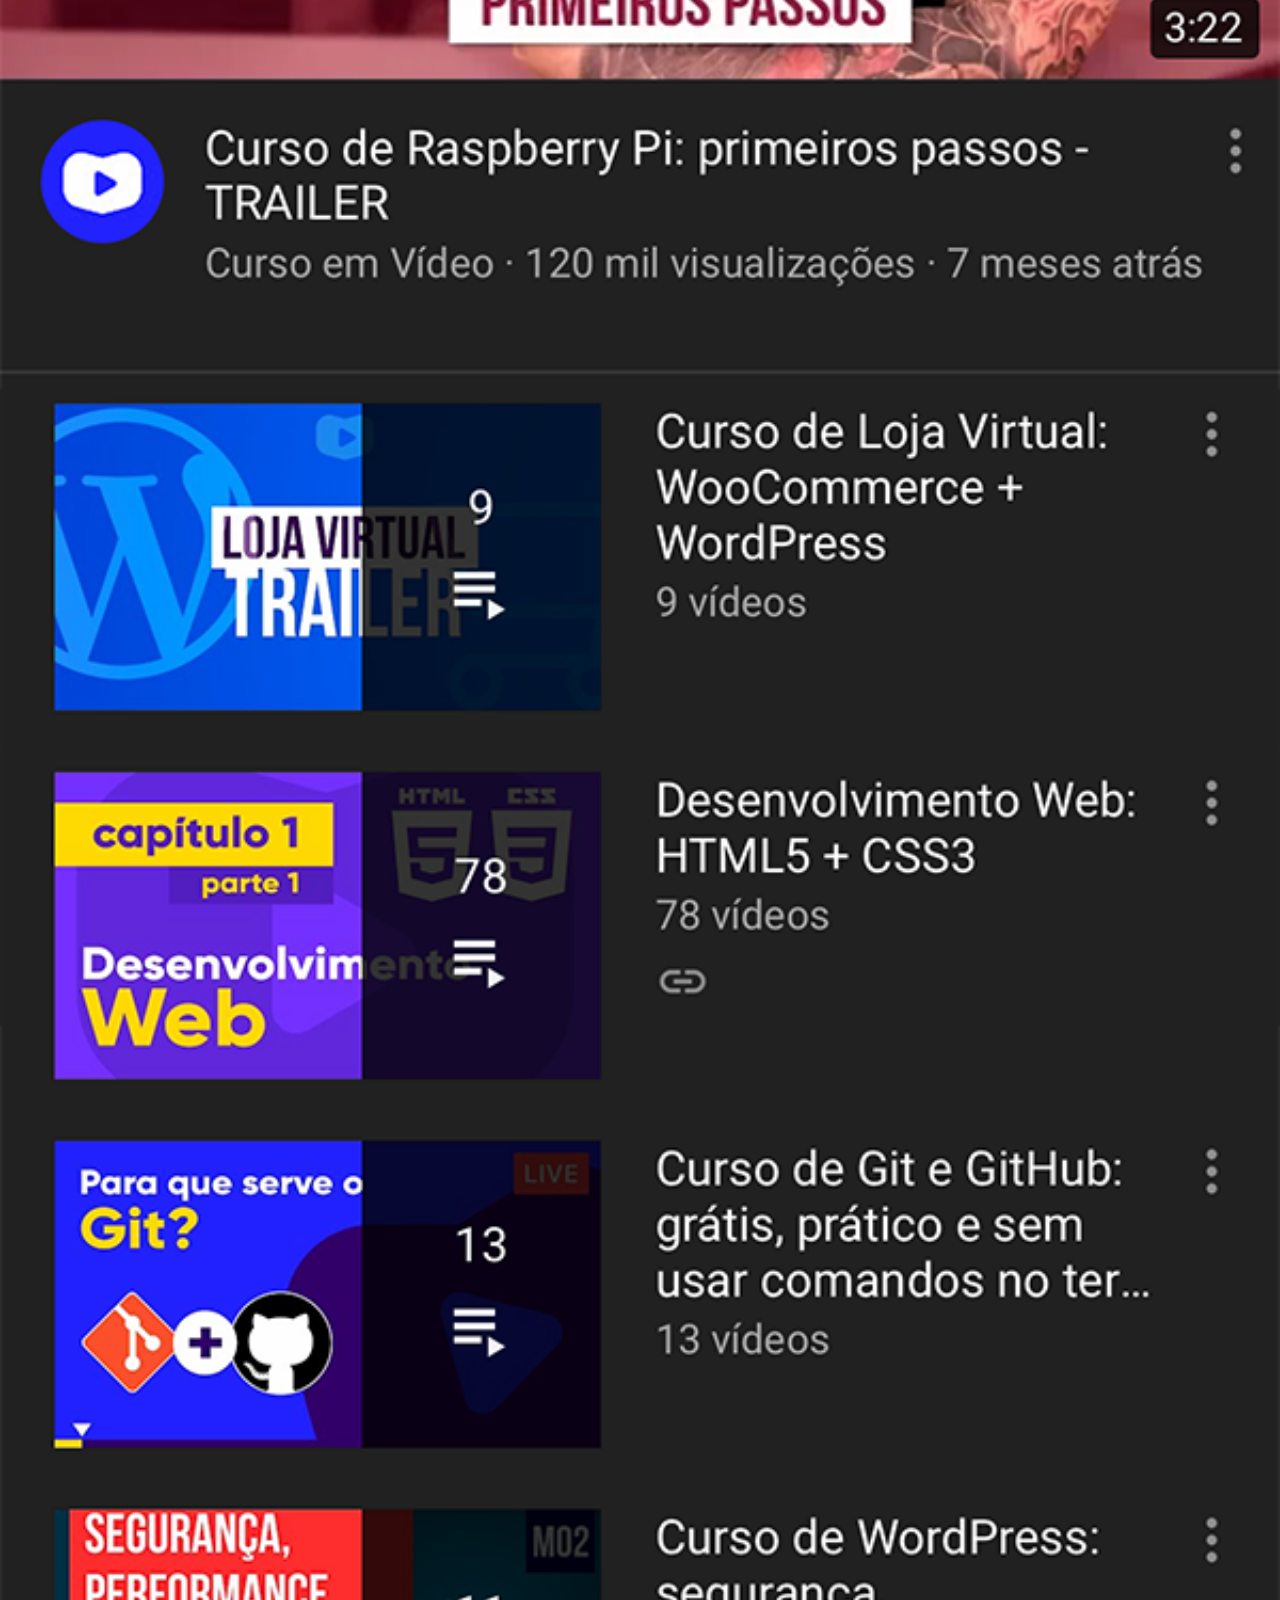
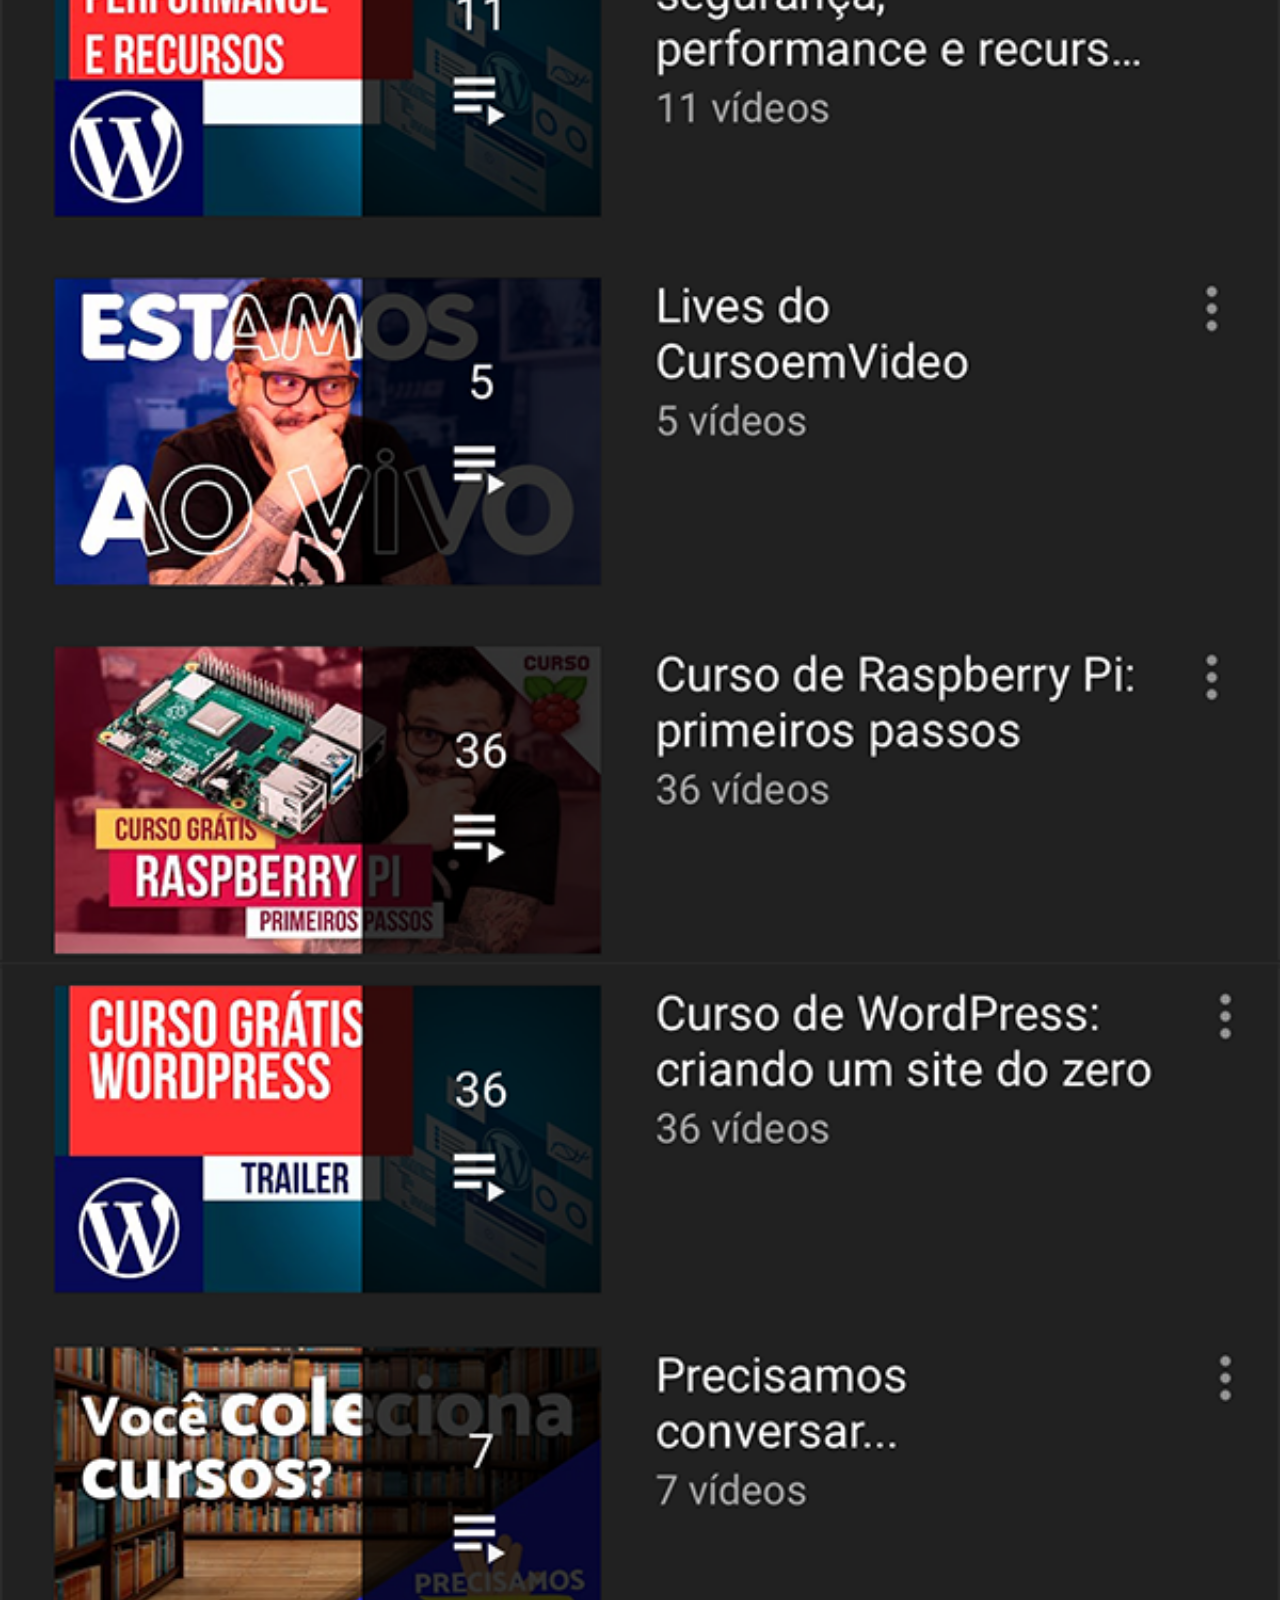
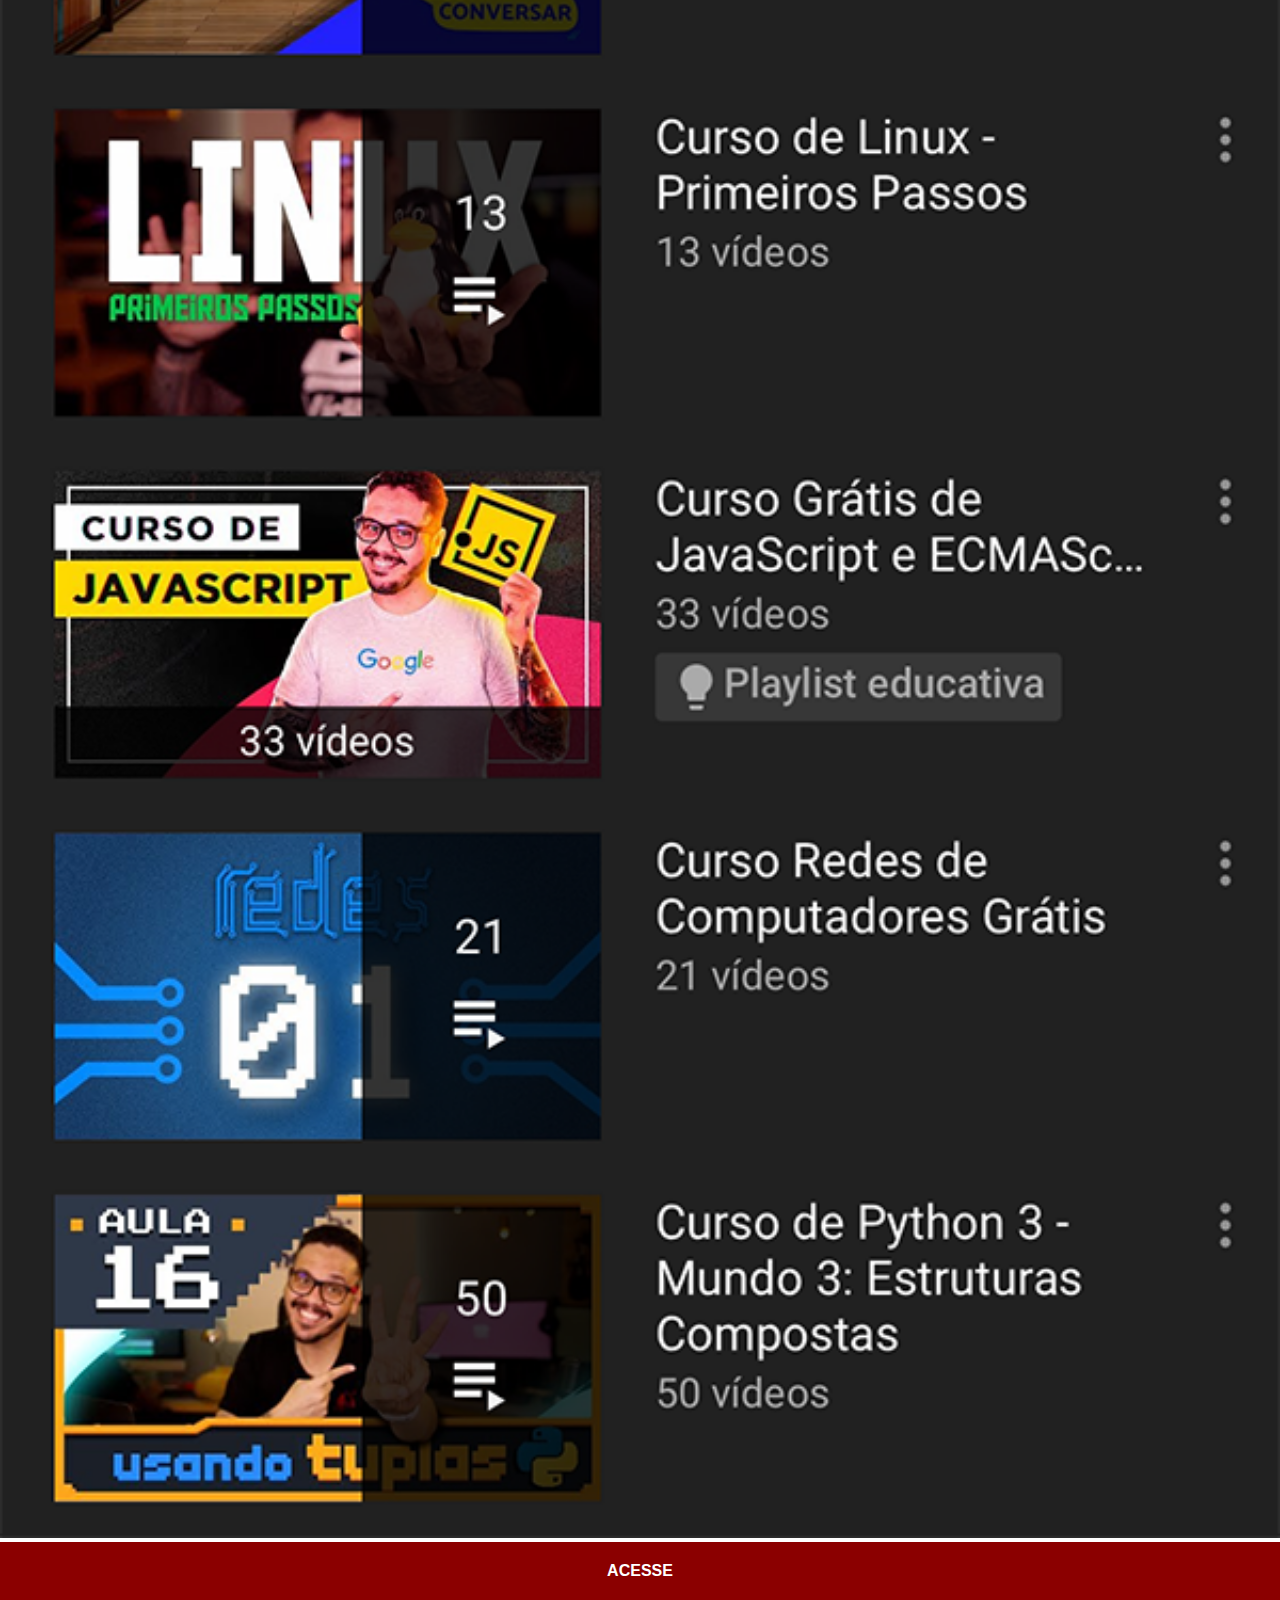
<file: youtub.html>
<!DOCTYPE html>
<html lang="pt-br">
<head>
    <meta charset="UTF-8">
    <meta name="viewport" content="width=device-width, initial-scale=1.0">
    <title>Youtub</title>
   <link rel="stylesheet" href="estilos/social.css">
</head>
<body>
    <img src="imagens/tela-youtube.png" alt="youtube">
    <a href="https://www.youtube.com/@CursoemVideo/playlists" target="_blank"> ACESSE</a>
</body>
</html>
</file>
<file: estilos/style.css>
@charset "UTF-8";

*{
    margin: 0px;
    padding: 0px;
    font-family: Arial, Helvetica, sans-serif;

}
html,body{
    height: 100vh;
    width: 100vw;
    background-color: black;
}
body {
    background: url(../imagens/fundo-madeira.jpg)no-repeat top center;
    background-size: cover;
    background-attachment: fixed;
}
main { position: relative;
    height: 100vh;
  
}
section#telefone {
    position: absolute;
    top: 50%;
    left: 50%;
    transform: translate(-50%, -50%);
    height: 627px;
    width: 311px;
   
    background: url(../imagens/frame-iphone.png) no-repeat;
}
iframe#tela {
    position: relative;
    top: 80px;
    left: 22px;
    width: 267px;
    height: 471px;

}
section#redes-sociais{
    text-align: right;
}


section#redes-sociais img{
    height: 50px;
    margin: 10px;
    border-radius: 50%;
    box-shadow: 2px 2px 5px green;
    box-sizing: border-box;
    
    
}
section#redes-sociais img:hover{
    border: 2px solid green;
    transform: translate(-3px, -3px);
    box-shadow: 5px 5px 10px black;
    transition: transform .3s,  border 1s;
}
</file>
<file: estilos/social.css>
@charset "UTF-8";

* {
    margin: 0px;
    padding: 0px;
    font-family: Arial, Helvetica, sans-serif;
}
        img{
            width: 100vw;
        }
a{ 
    display: block;
    background-color: darkred;
    padding: 20px;
    text-align: center;
    font-weight: bolder;
    text-decoration: none;
    color: white;

}
 a:hover{
    background-color: red;
 }
</file>
